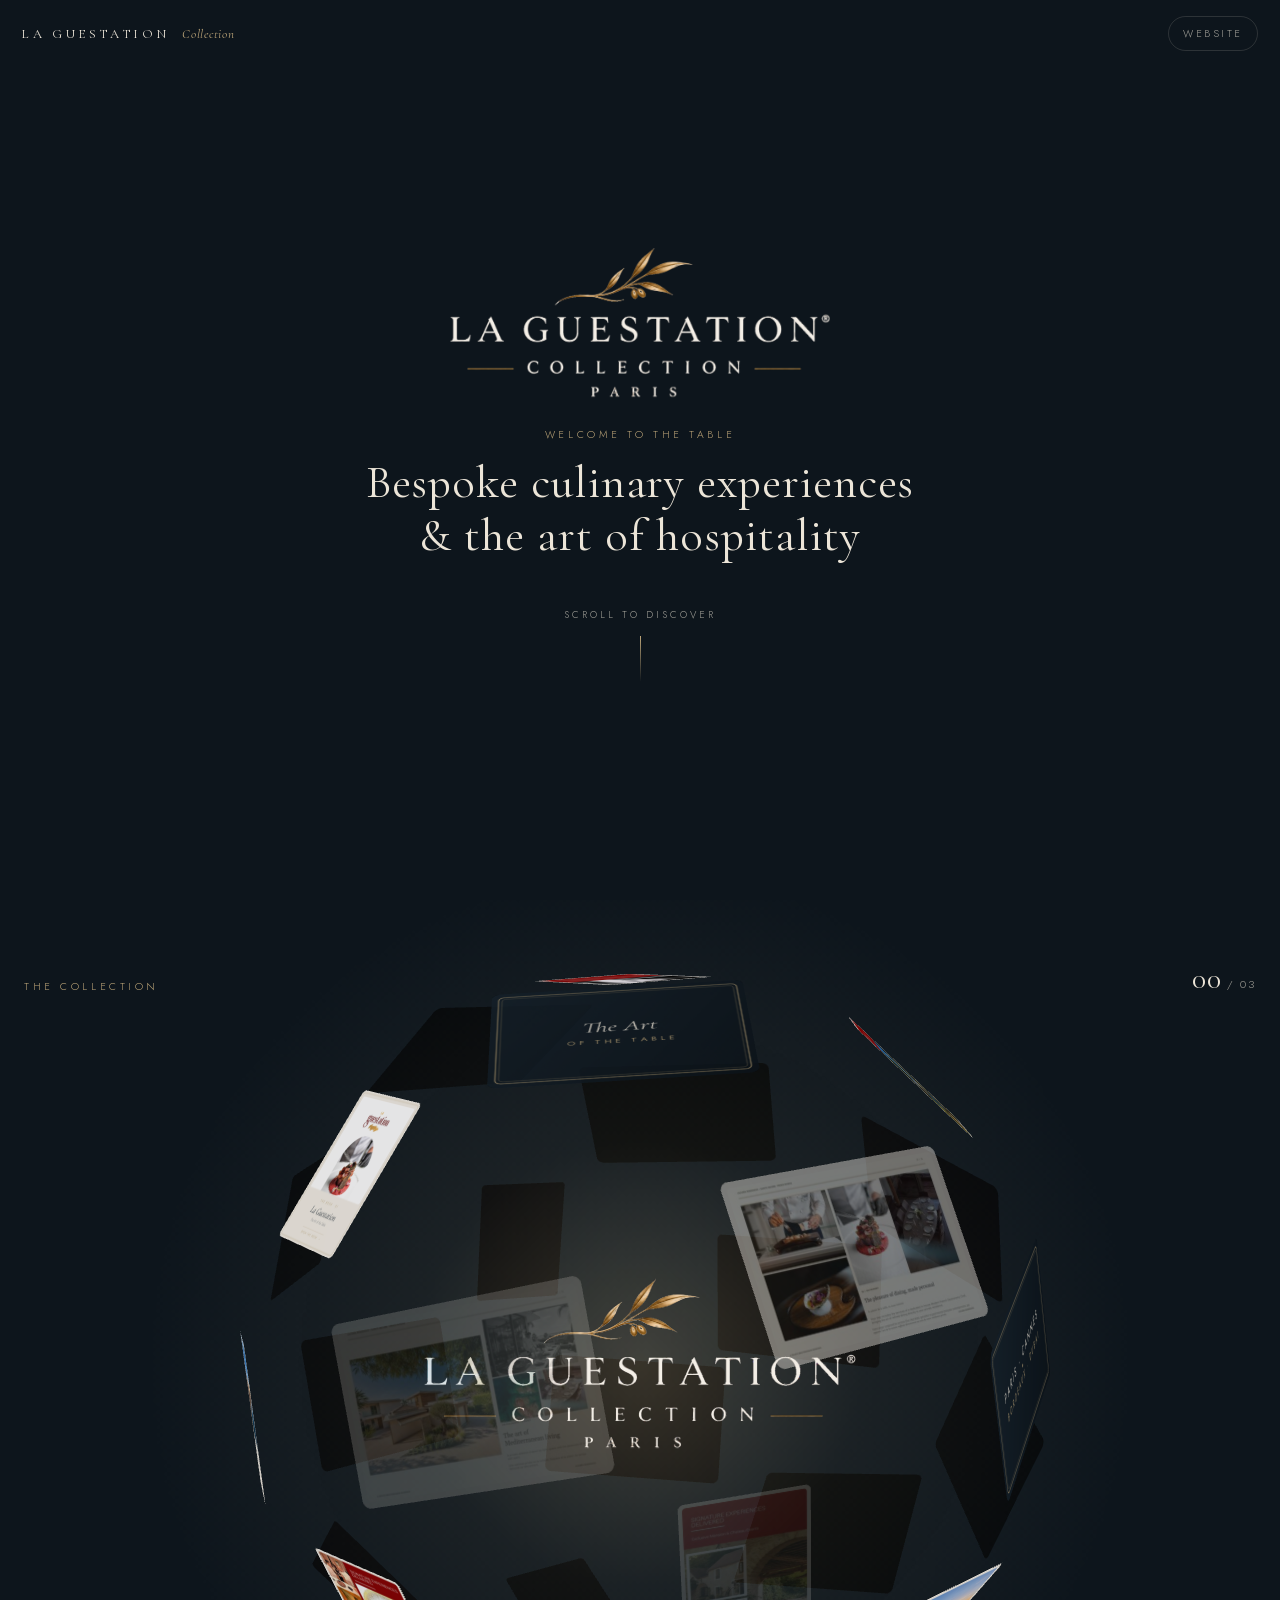
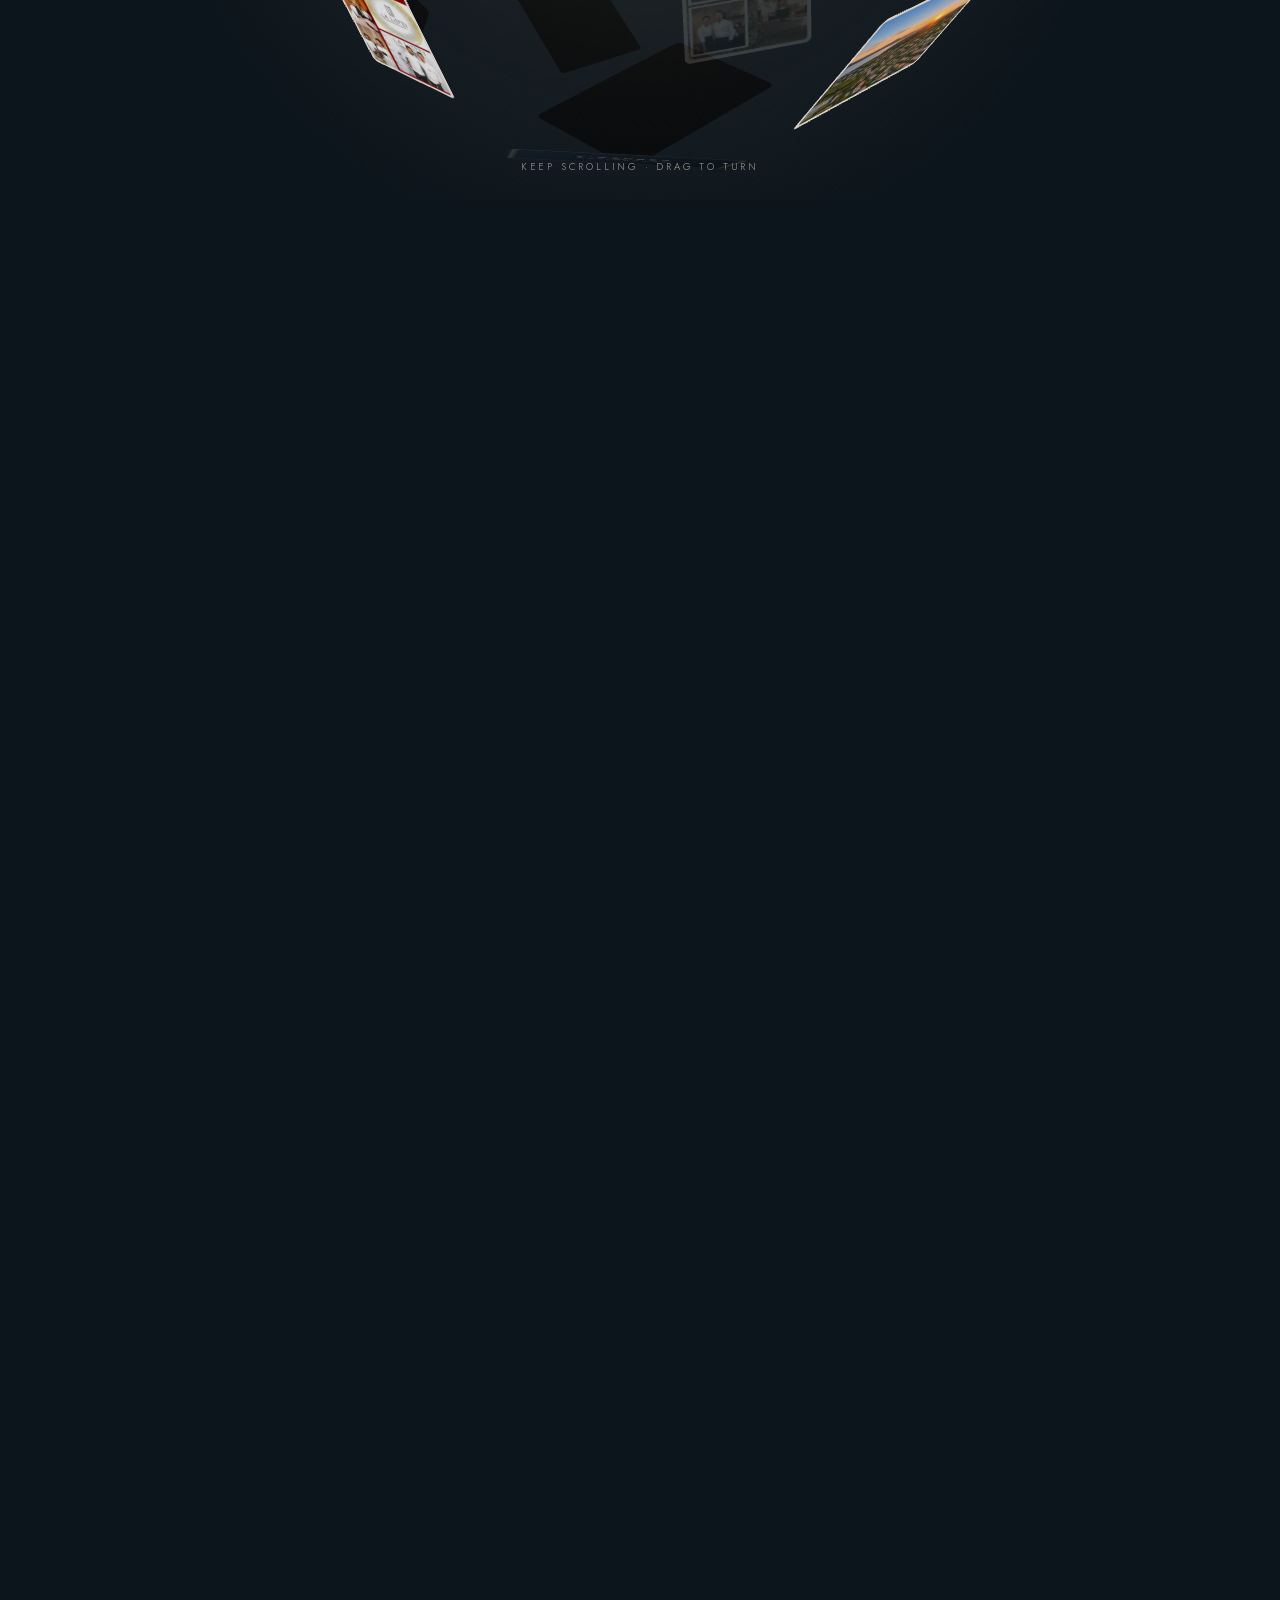
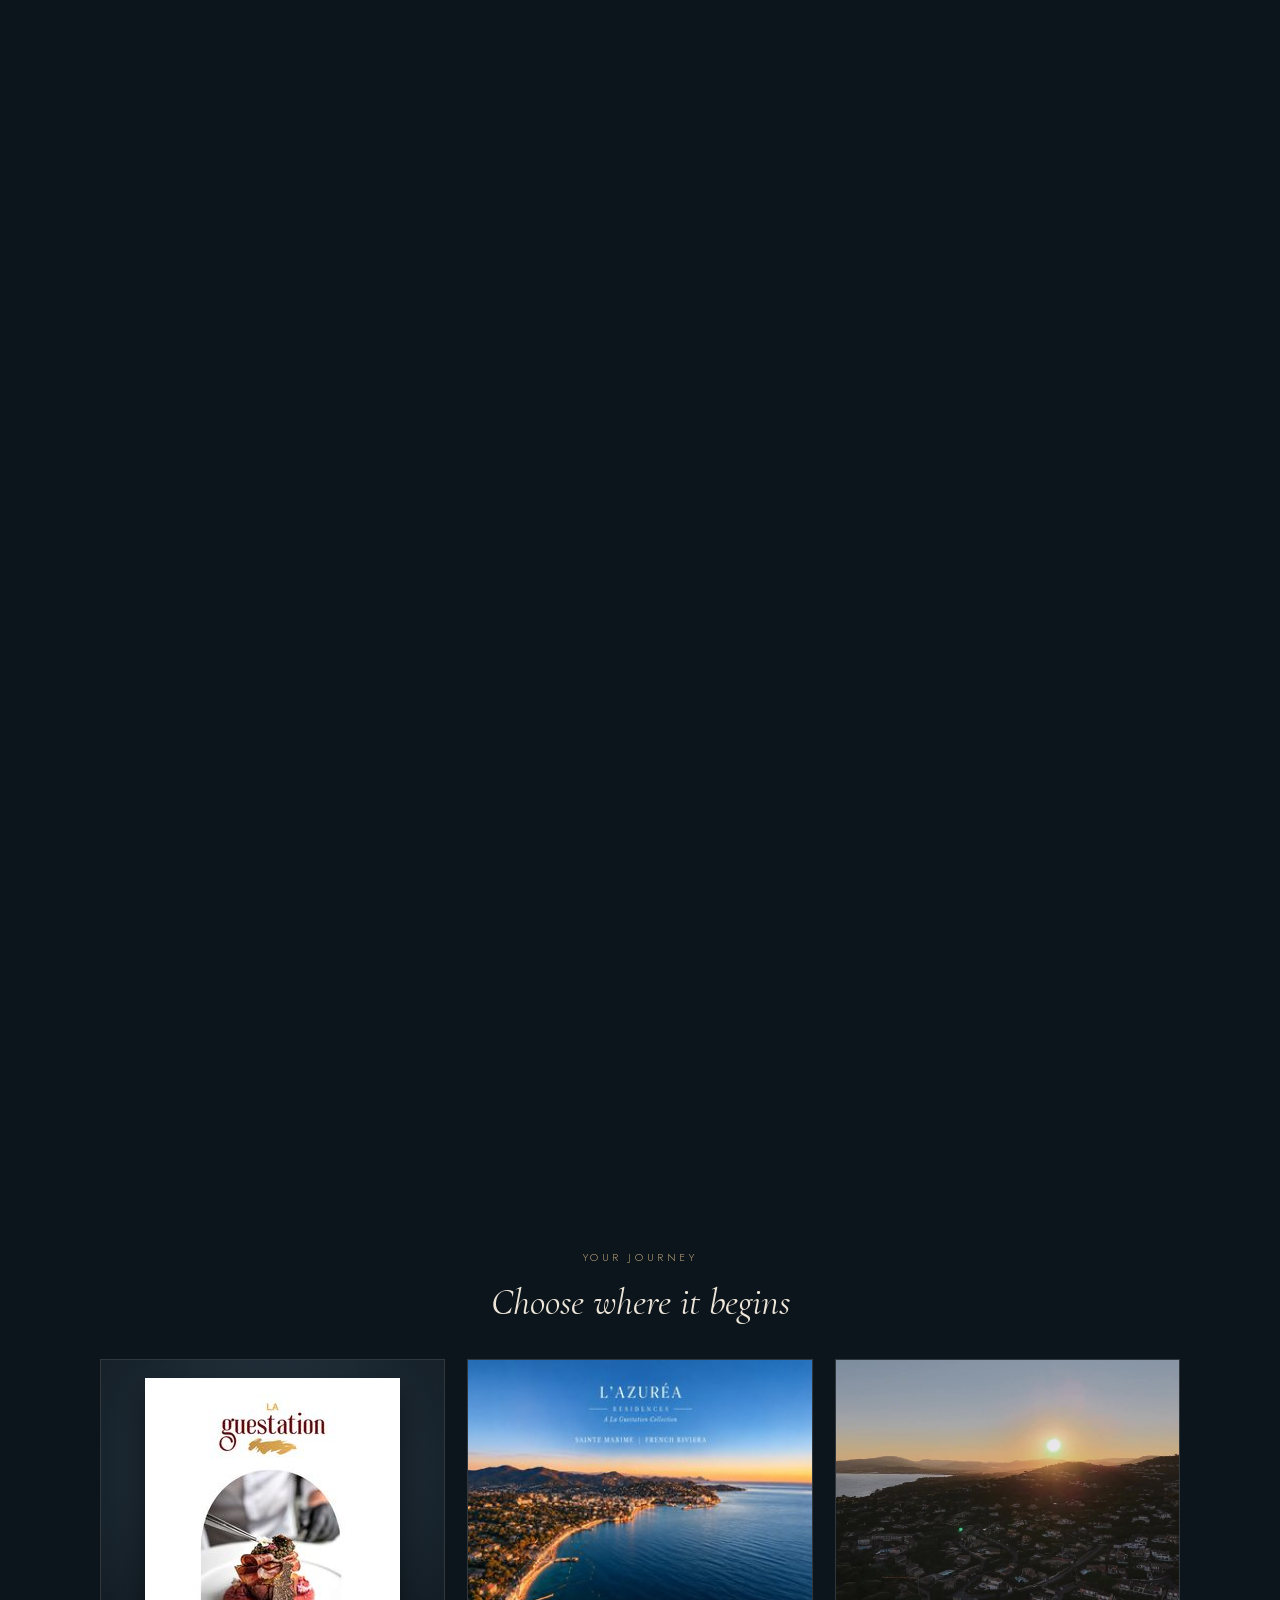
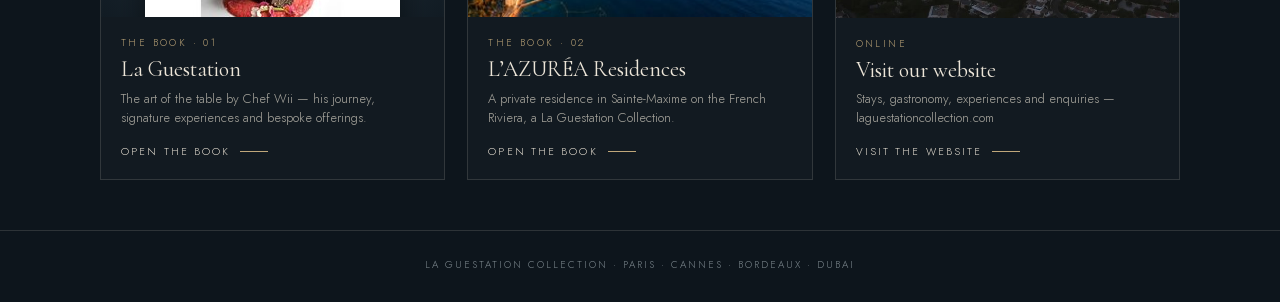
<file: index.html>
<!DOCTYPE html>
<html lang="en">
<head>
<meta charset="utf-8">
<meta name="viewport" content="width=device-width, initial-scale=1, viewport-fit=cover">
<meta name="theme-color" content="#0d151c">
<title>La Guestation Collection — Welcome</title>
<meta name="description" content="La Guestation Collection · L’AZURÉA Residences, Sainte-Maxime. Discover our website and our books.">
<meta property="og:title" content="La Guestation Collection">
<meta property="og:image" content="guestation/thumbs/p01.jpg">
<link rel="icon" href="assets/favicon.png">
<link rel="preload" href="assets/fonts/cg400i.ttf" as="font" type="font/ttf" crossorigin>
<link rel="preload" href="assets/fonts/jo400.ttf" as="font" type="font/ttf" crossorigin>
<link rel="stylesheet" href="assets/book.css">
<link rel="stylesheet" href="assets/hub3d.css">
</head>
<body class="h3d">

<header class="h3d-top">
  <span class="brand">La Guestation <em>Collection</em></span>
  <a class="site" href="https://laguestationcollection.com" target="_blank" rel="noopener">Website</a>
</header>

<section class="h3d-intro">
  <img class="logo" src="assets/logo-ivory.png" alt="La Guestation Collection" width="900" height="353">
  <p class="kicker">Welcome to the table</p>
  <h1>Bespoke culinary experiences<br>&amp; the art of hospitality</h1>
  <p class="scroll-cue"><span>Scroll to discover</span><i></i></p>
</section>

<section class="orbit" id="orbit" aria-label="The Collection">
  <div class="orbit-pin">
    <div class="orbit-head">
      <p class="kicker">The Collection</p>
      <p class="count"><span id="countN">00</span><small> / 03</small></p>
    </div>
    <div class="orbit-stage" id="stage">
      <canvas id="gl" aria-hidden="true"></canvas>
    </div>
    <div class="orbit-cap" id="cap" aria-live="polite">
      <span class="cap-n" id="capN"></span>
      <span class="cap-t" id="capT"></span>
      <span class="cap-d" id="capD"></span>
      <a class="cap-go" id="capGo" href="#"><span id="capGoT">Open</span><svg viewBox="0 0 16 16"><path d="M6 3l5 5-5 5"/></svg></a>
    </div>
    <p class="orbit-hint" id="hint">Keep scrolling · drag to turn</p>
  </div>
</section>

<section class="hub" id="choose">
  <p class="kicker">Your journey</p>
  <h2 class="choose-title">Choose where it begins</h2>
  <div class="choices">
    <a class="choice" href="guestation/">
      <div class="vis book-cover"><img src="guestation/thumbs/p01.jpg" alt="La Guestation — The Art of the Table" loading="lazy"></div>
      <div class="txt"><span class="n">The book · 01</span><span class="t">La Guestation</span><span class="d">The art of the table by Chef Wii — his journey, signature experiences and bespoke offerings.</span><span class="go">Open the book</span></div>
    </a>
    <a class="choice" href="lazurea/">
      <div class="vis"><img src="lazurea/thumbs/p01.jpg" alt="L’AZURÉA Residences" loading="lazy"></div>
      <div class="txt"><span class="n">The book · 02</span><span class="t">L’AZURÉA Residences</span><span class="d">A private residence in Sainte-Maxime on the French Riviera, a La Guestation Collection.</span><span class="go">Open the book</span></div>
    </a>
    <a class="choice" href="https://laguestationcollection.com" target="_blank" rel="noopener">
      <div class="vis"><img src="assets/website.jpg" alt="La Guestation Collection website" loading="lazy"></div>
      <div class="txt"><span class="n">Online</span><span class="t">Visit our website</span><span class="d">Stays, gastronomy, experiences and enquiries — laguestationcollection.com</span><span class="go">Visit the website</span></div>
    </a>
  </div>
</section>
<footer class="foot">La Guestation Collection · Paris · Cannes · Bordeaux · Dubai</footer>

<script>
  (function () {
    try {
      var c = document.createElement('canvas');
      var ok = !!(window.WebGLRenderingContext && (c.getContext('webgl2') || c.getContext('webgl')));
      if (!ok) document.documentElement.classList.add('no3d');
    } catch (e) { document.documentElement.classList.add('no3d'); }
  })();
</script>
<script type="module" src="assets/hub3d.js"></script>
</body>
</html>
</file>
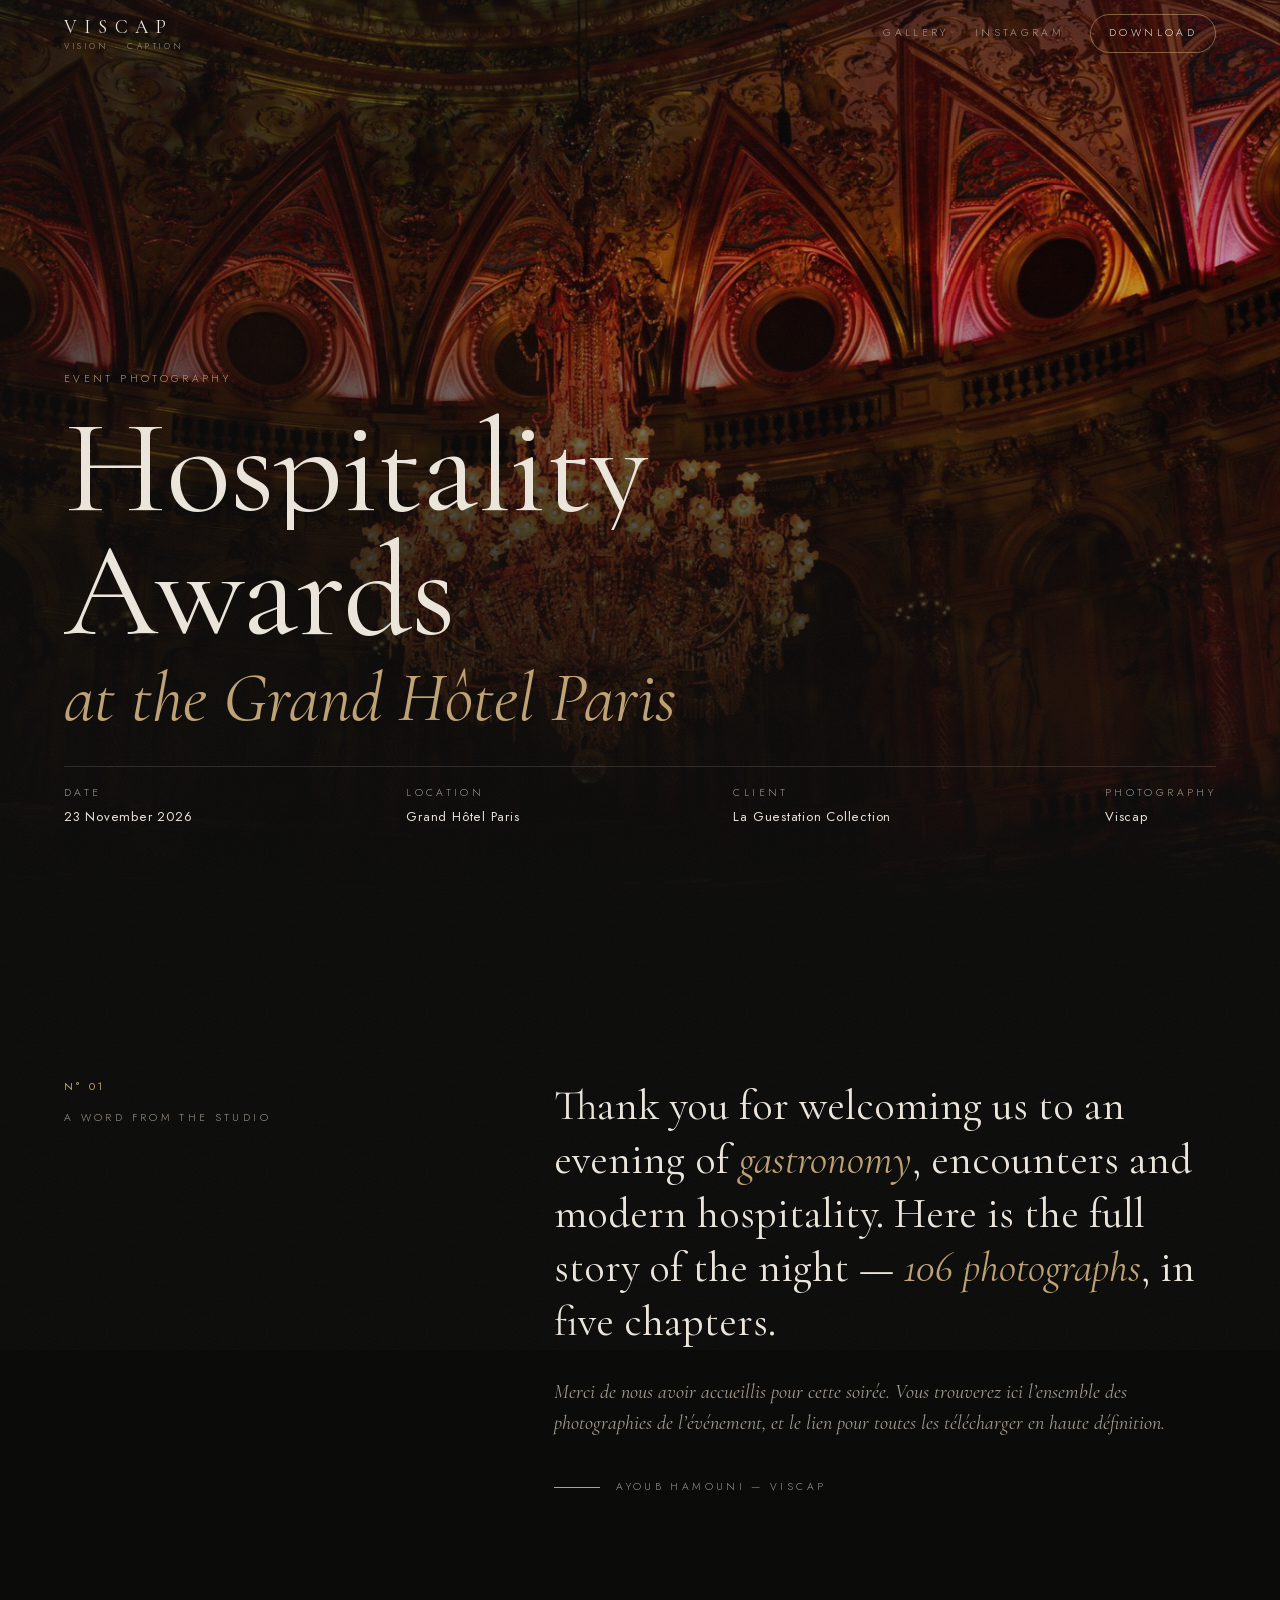
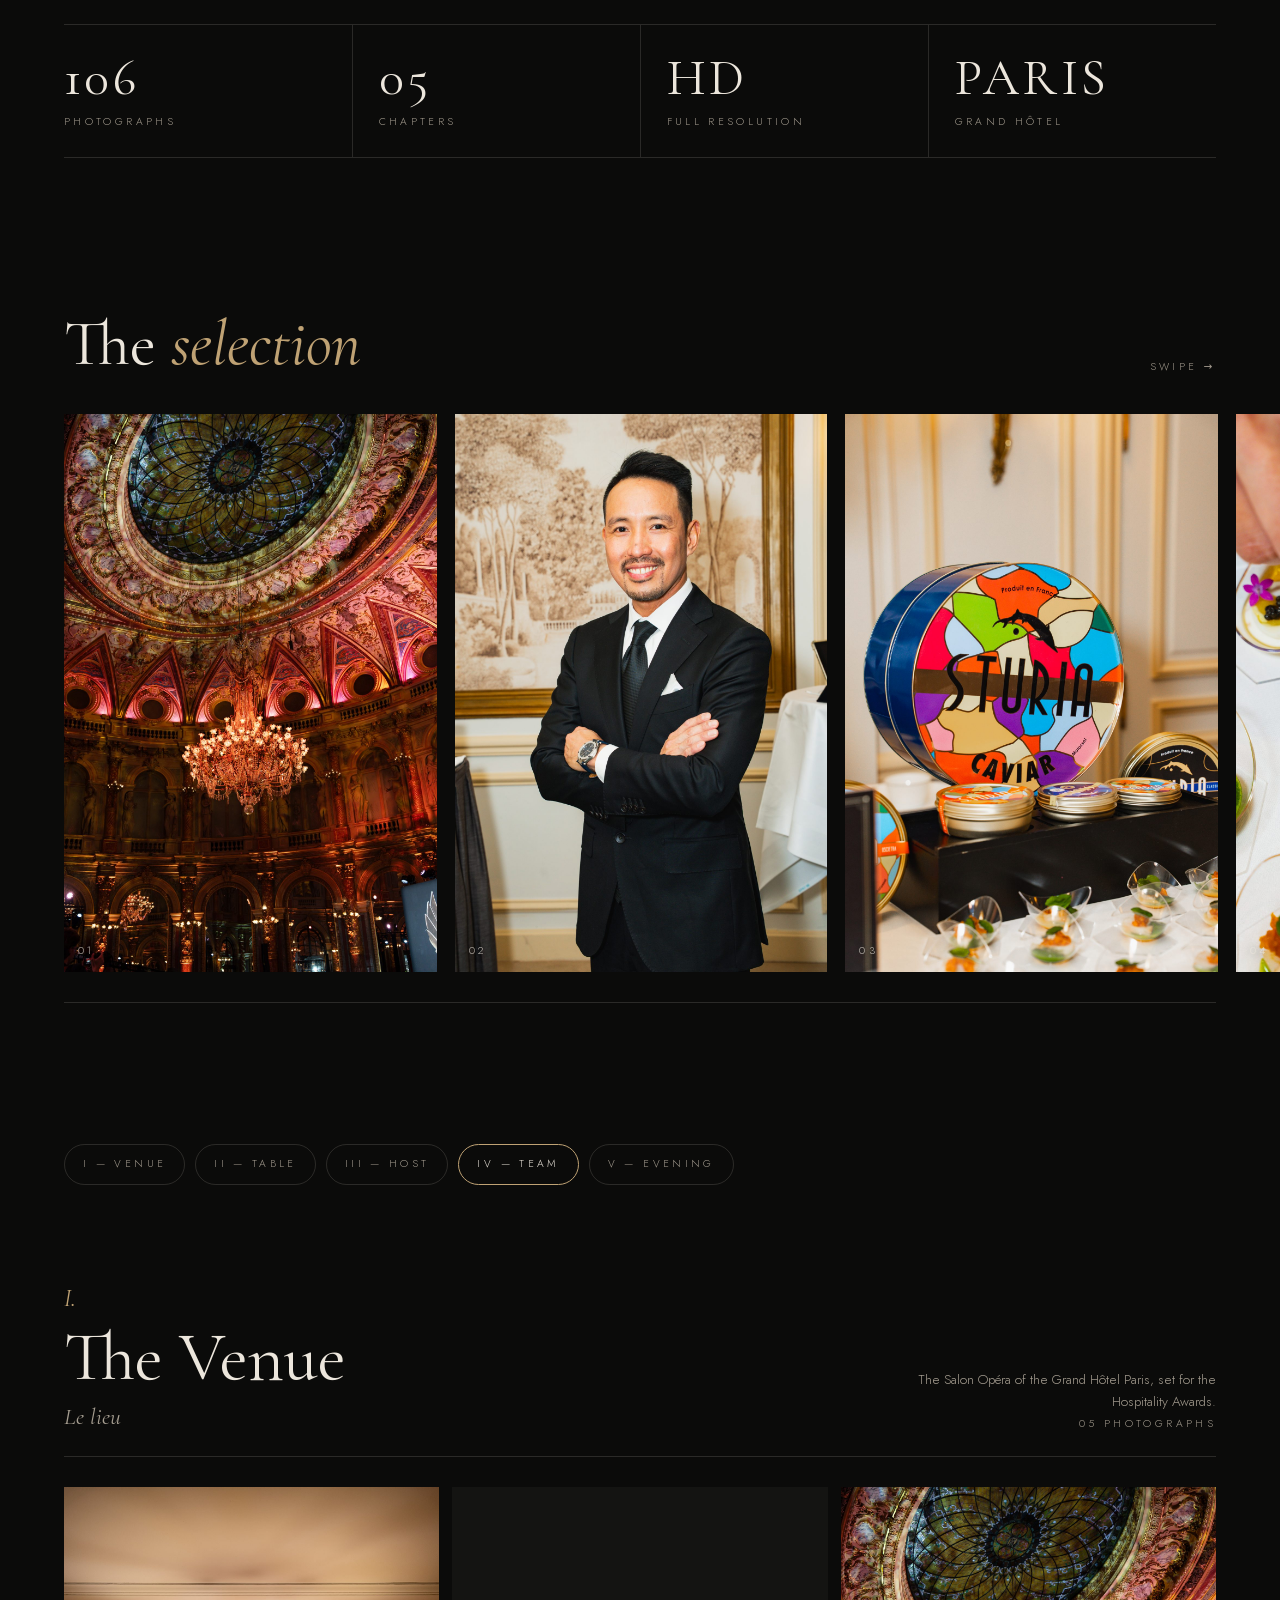
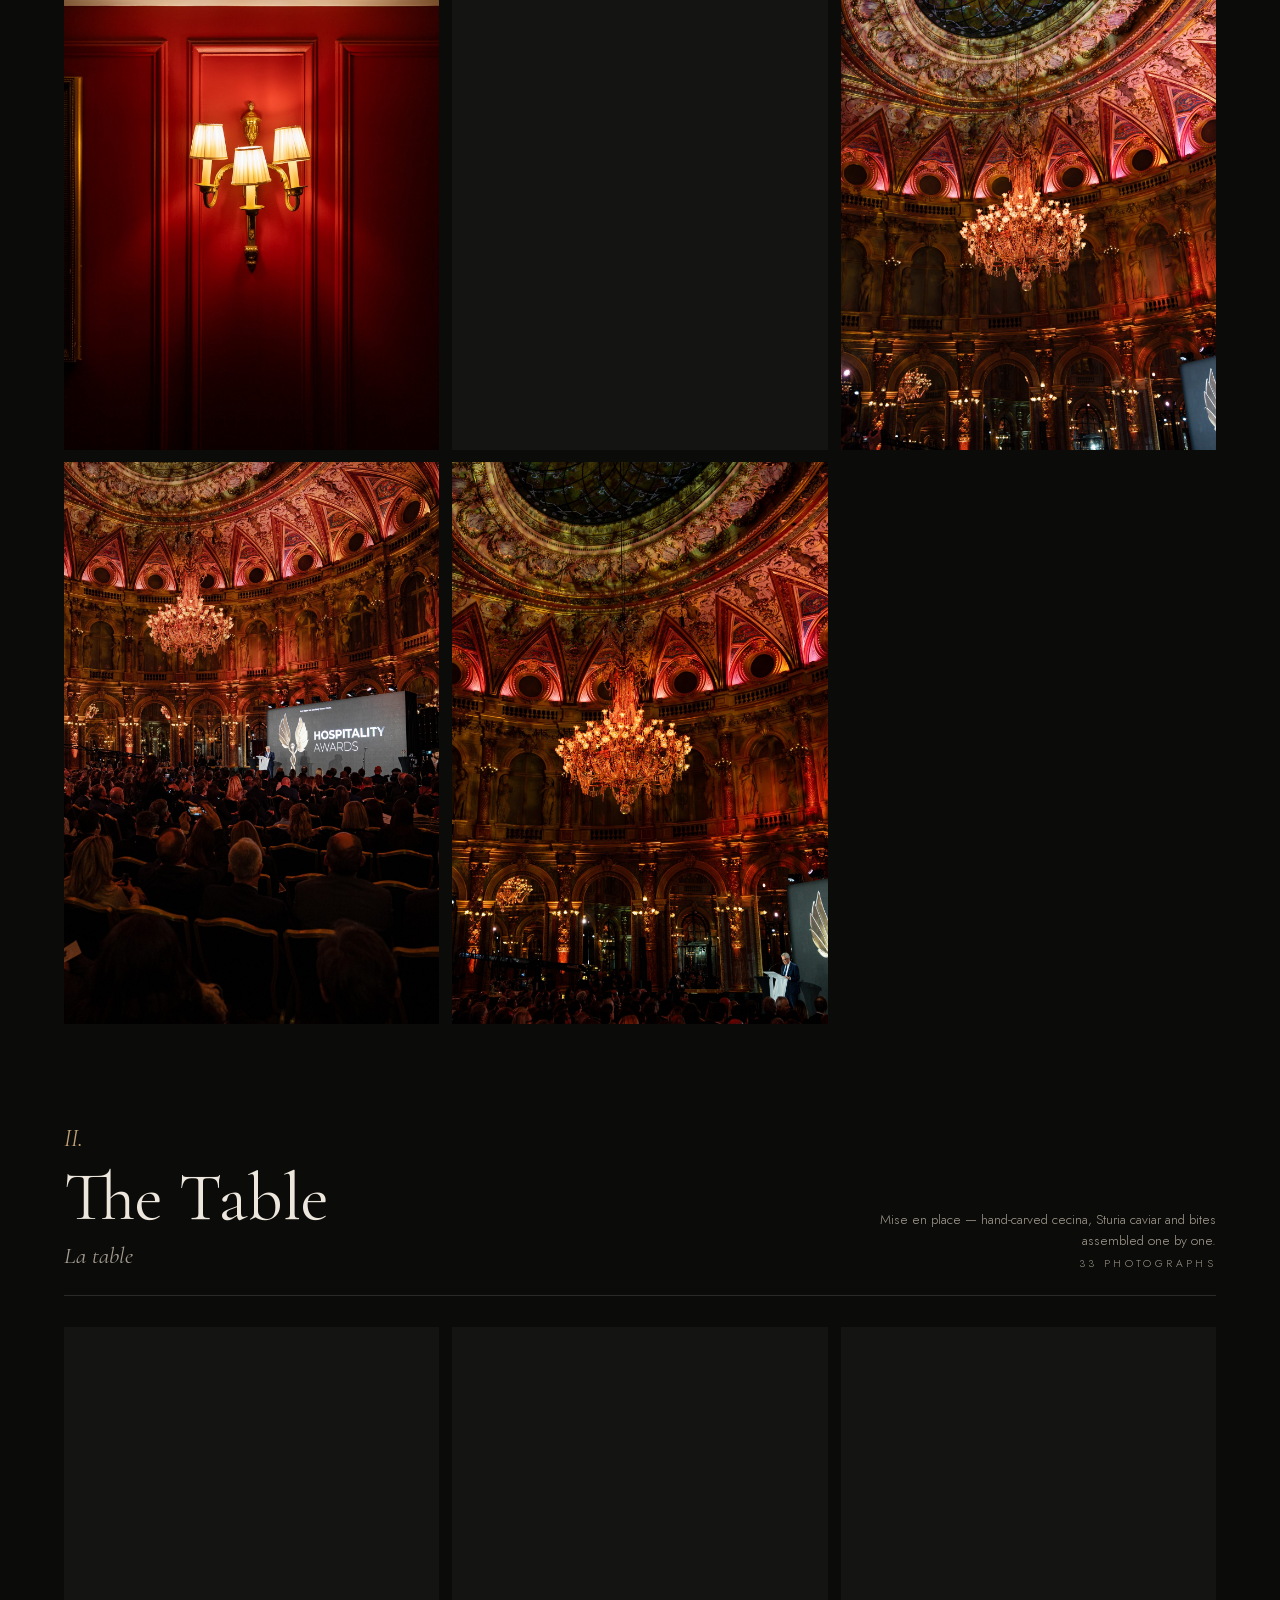
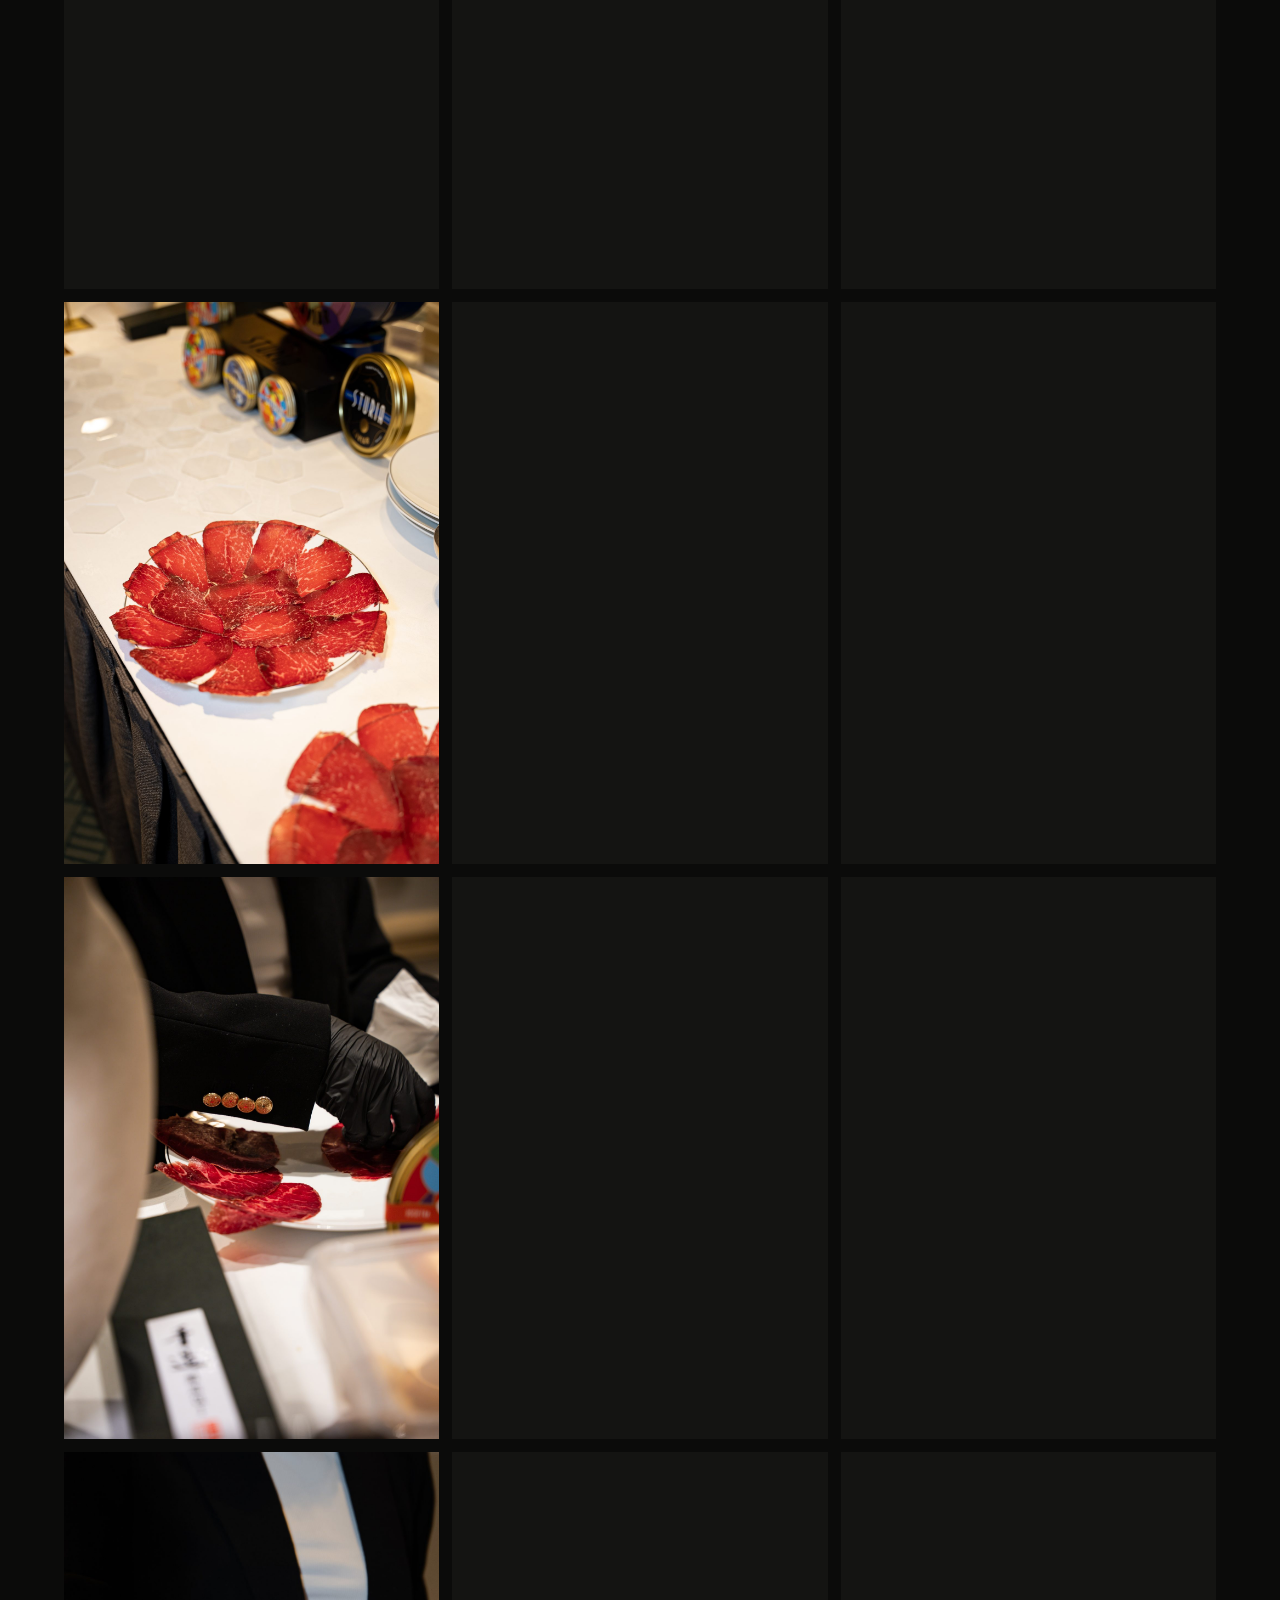
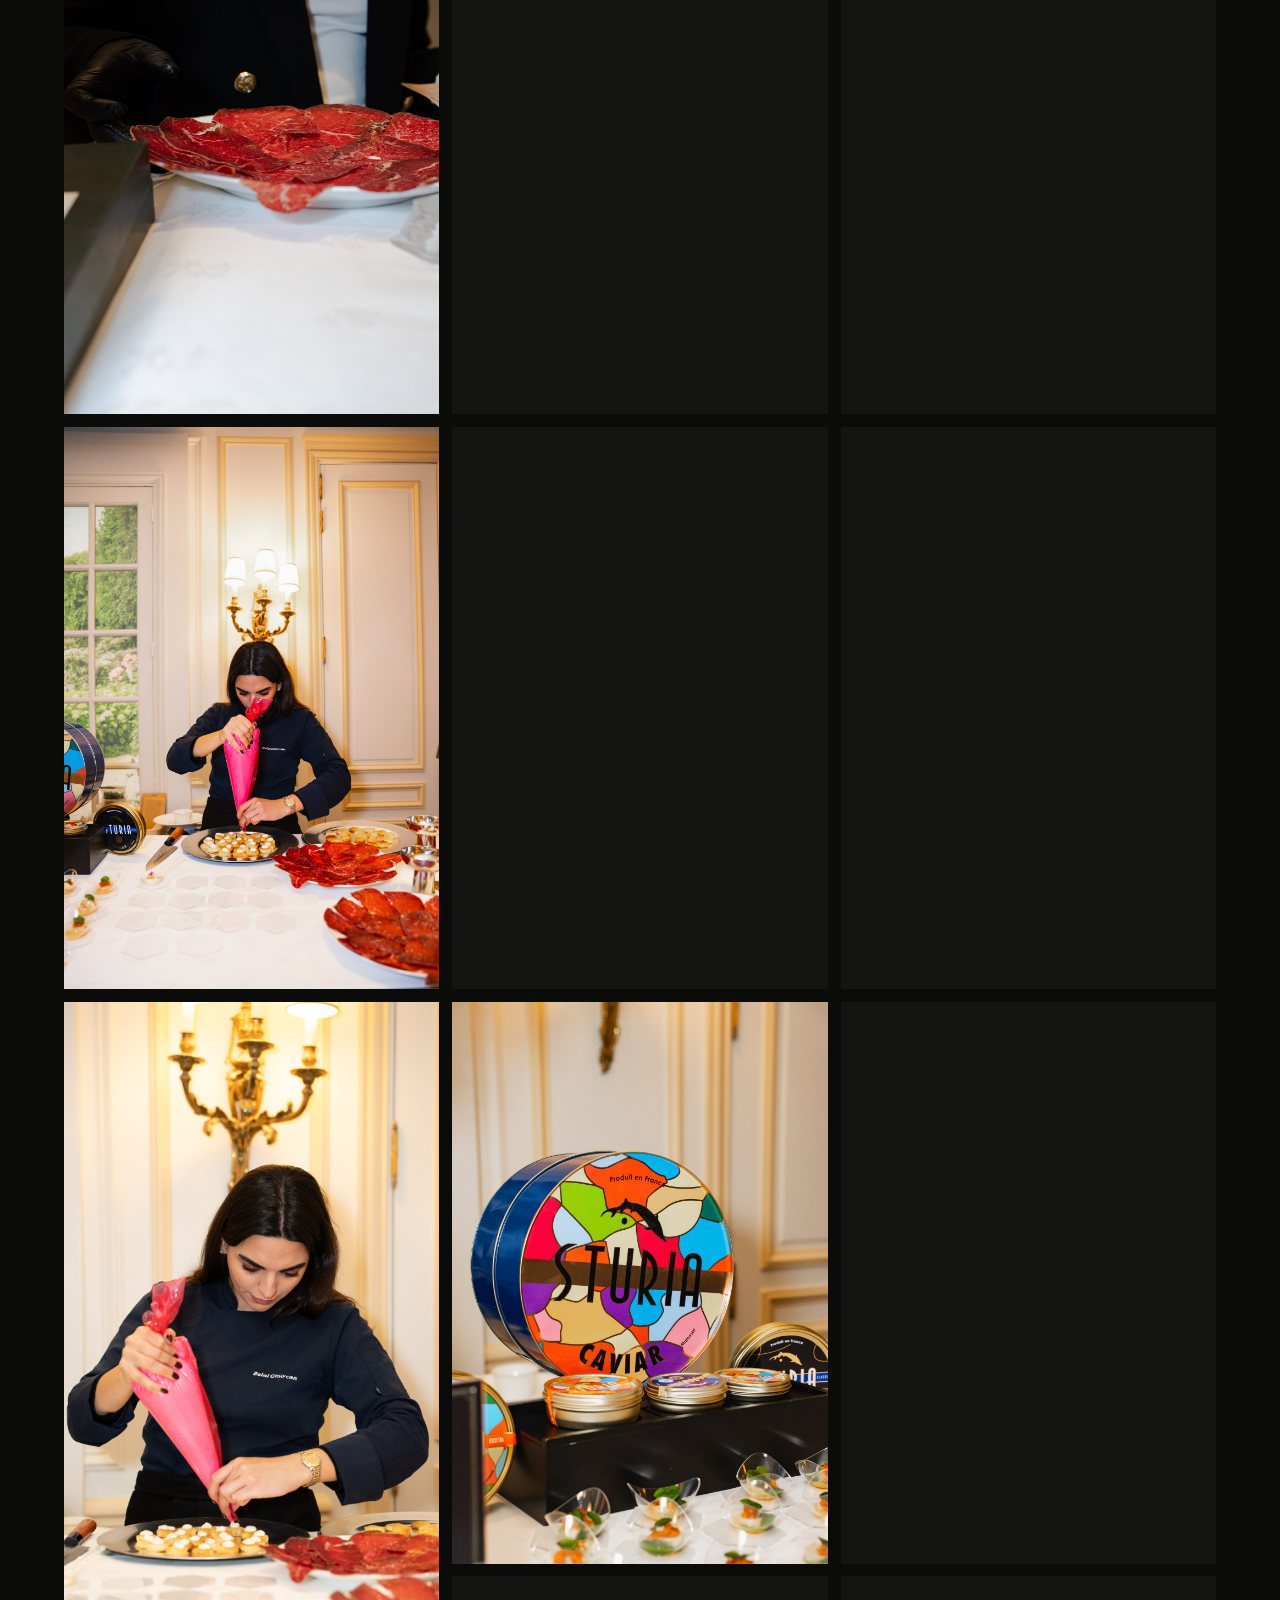
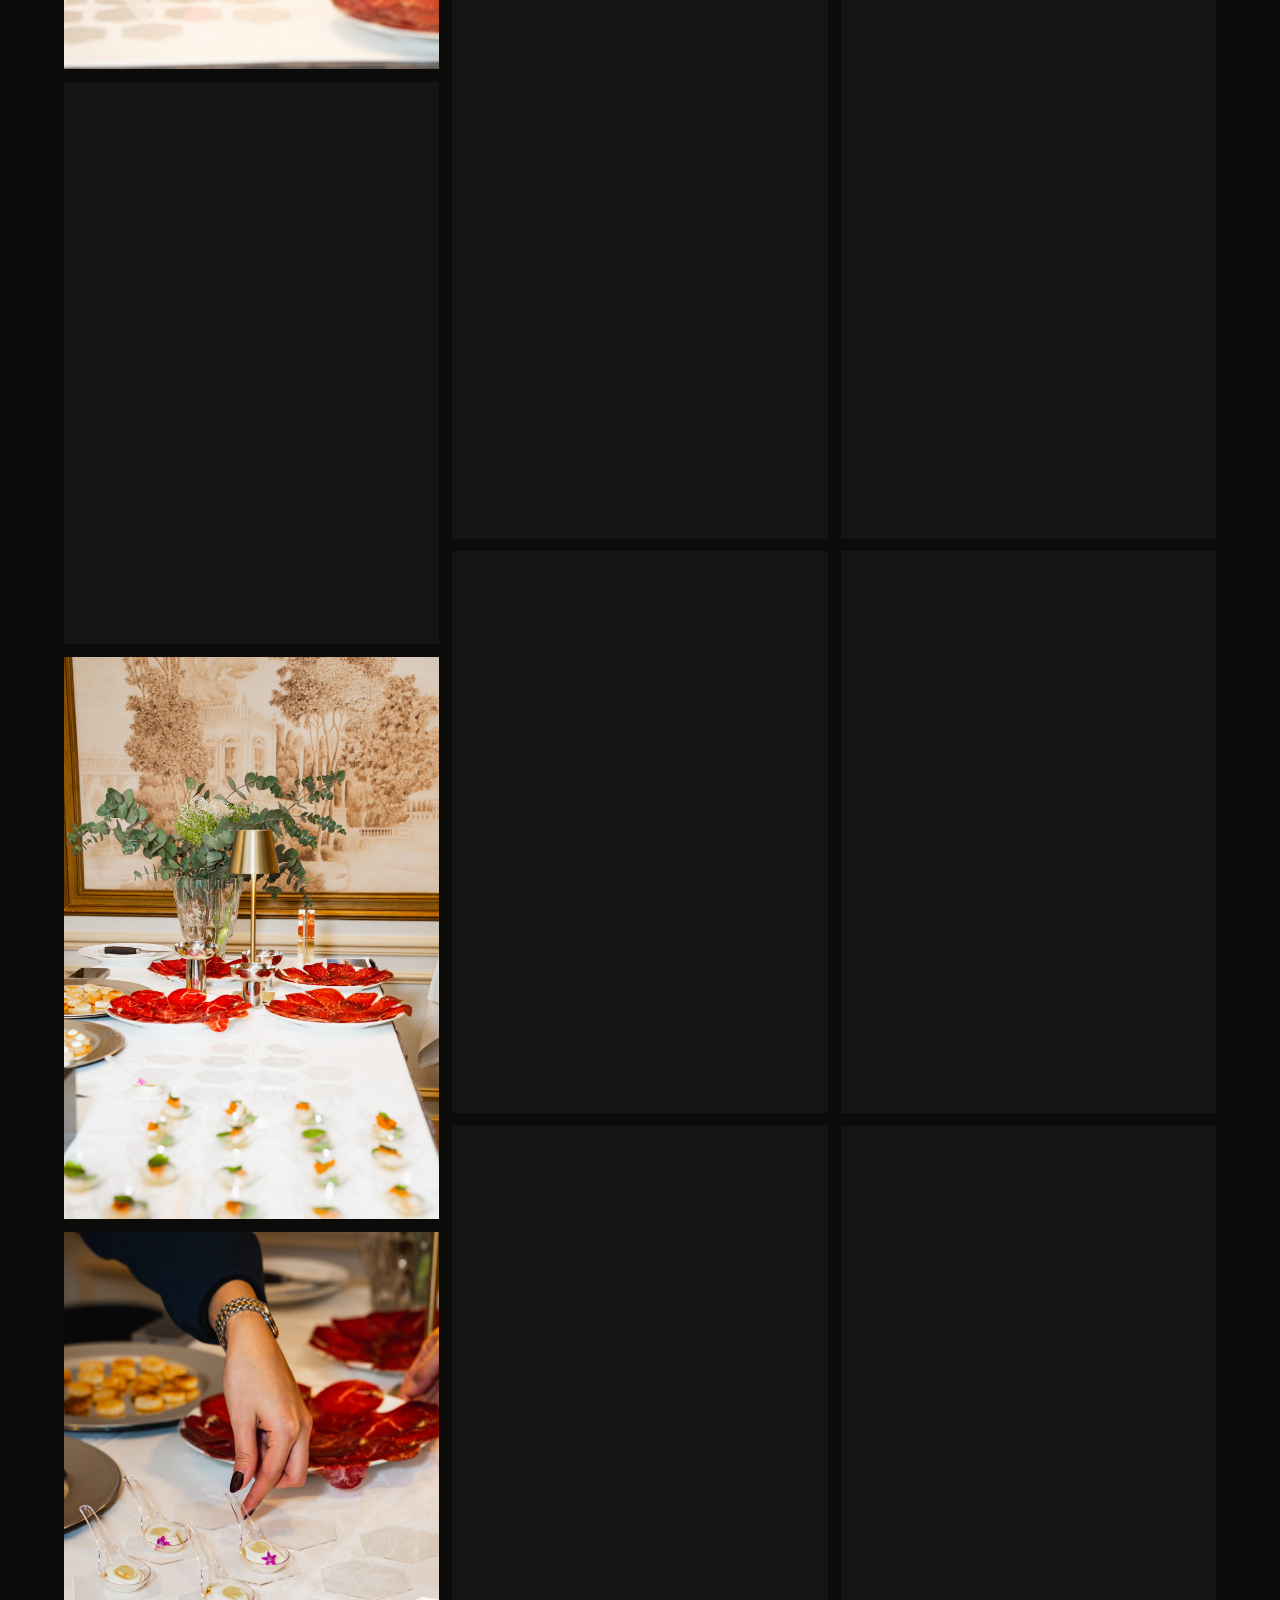
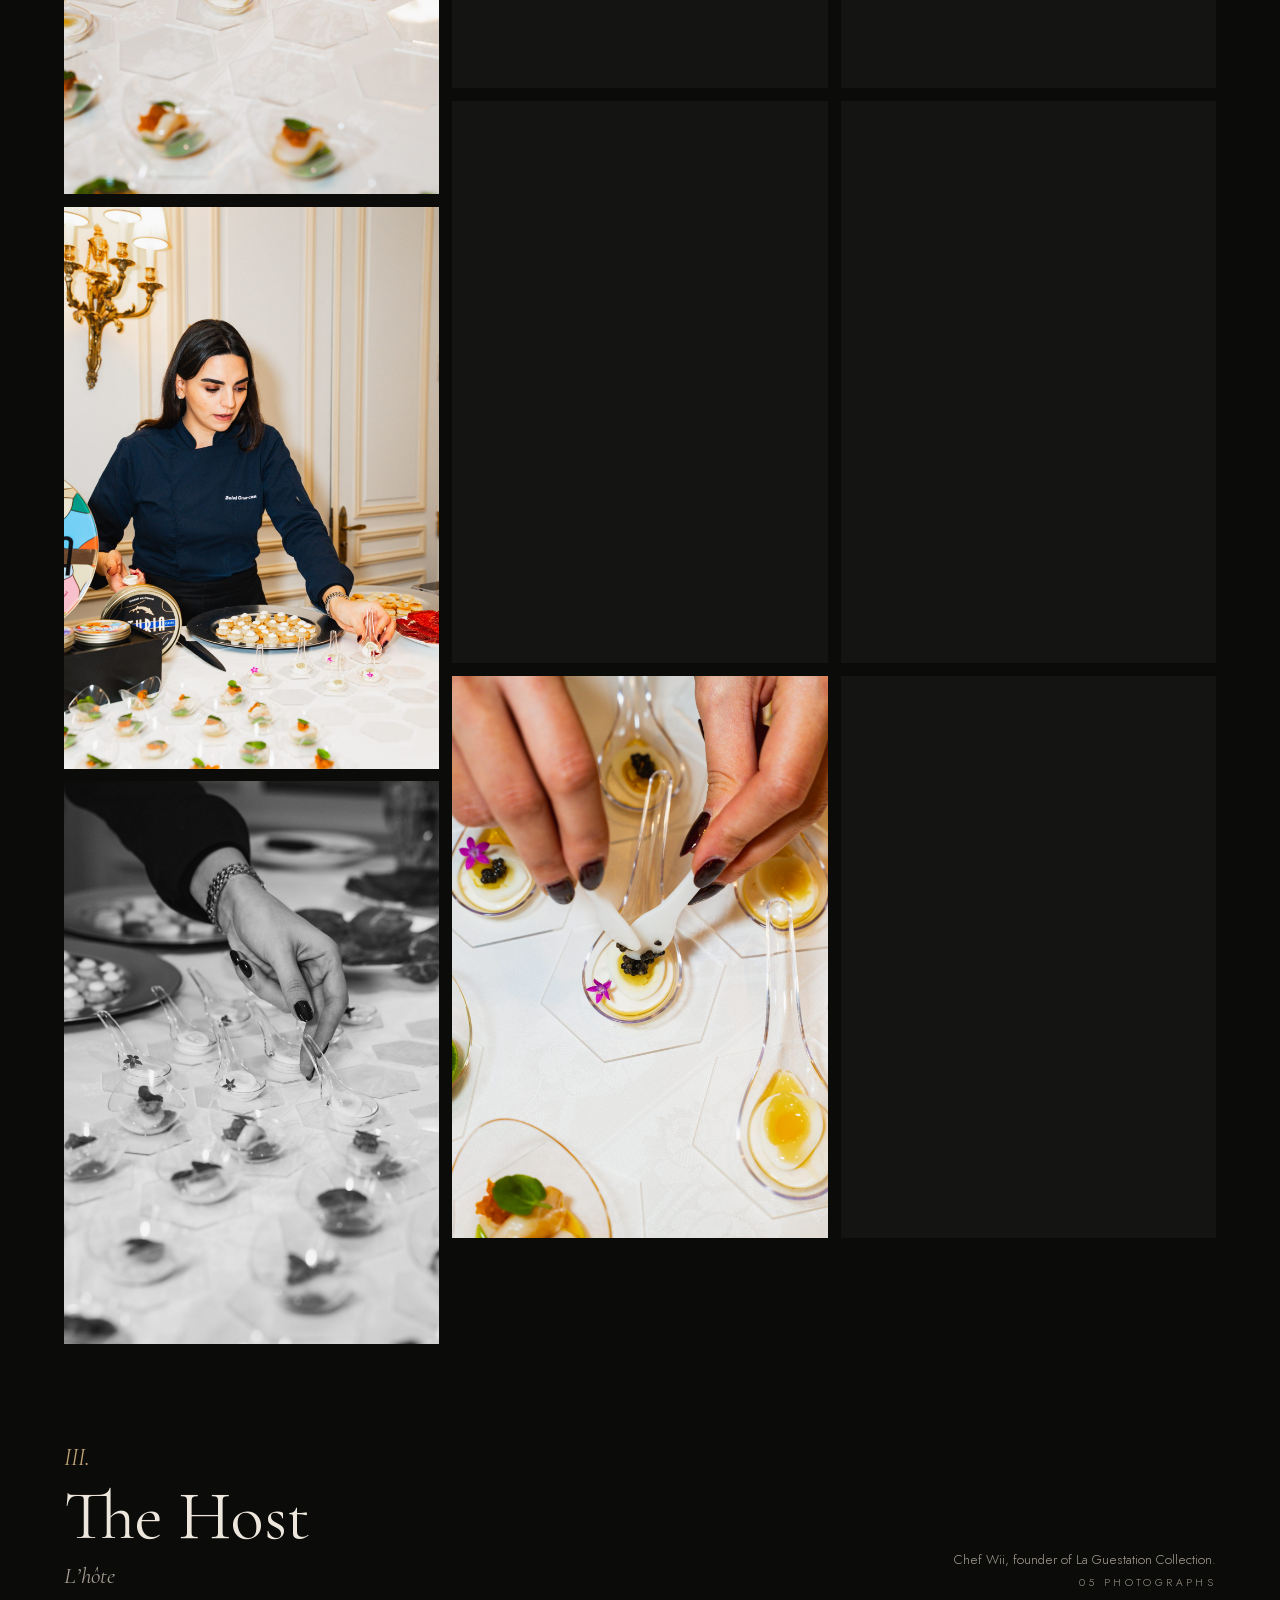
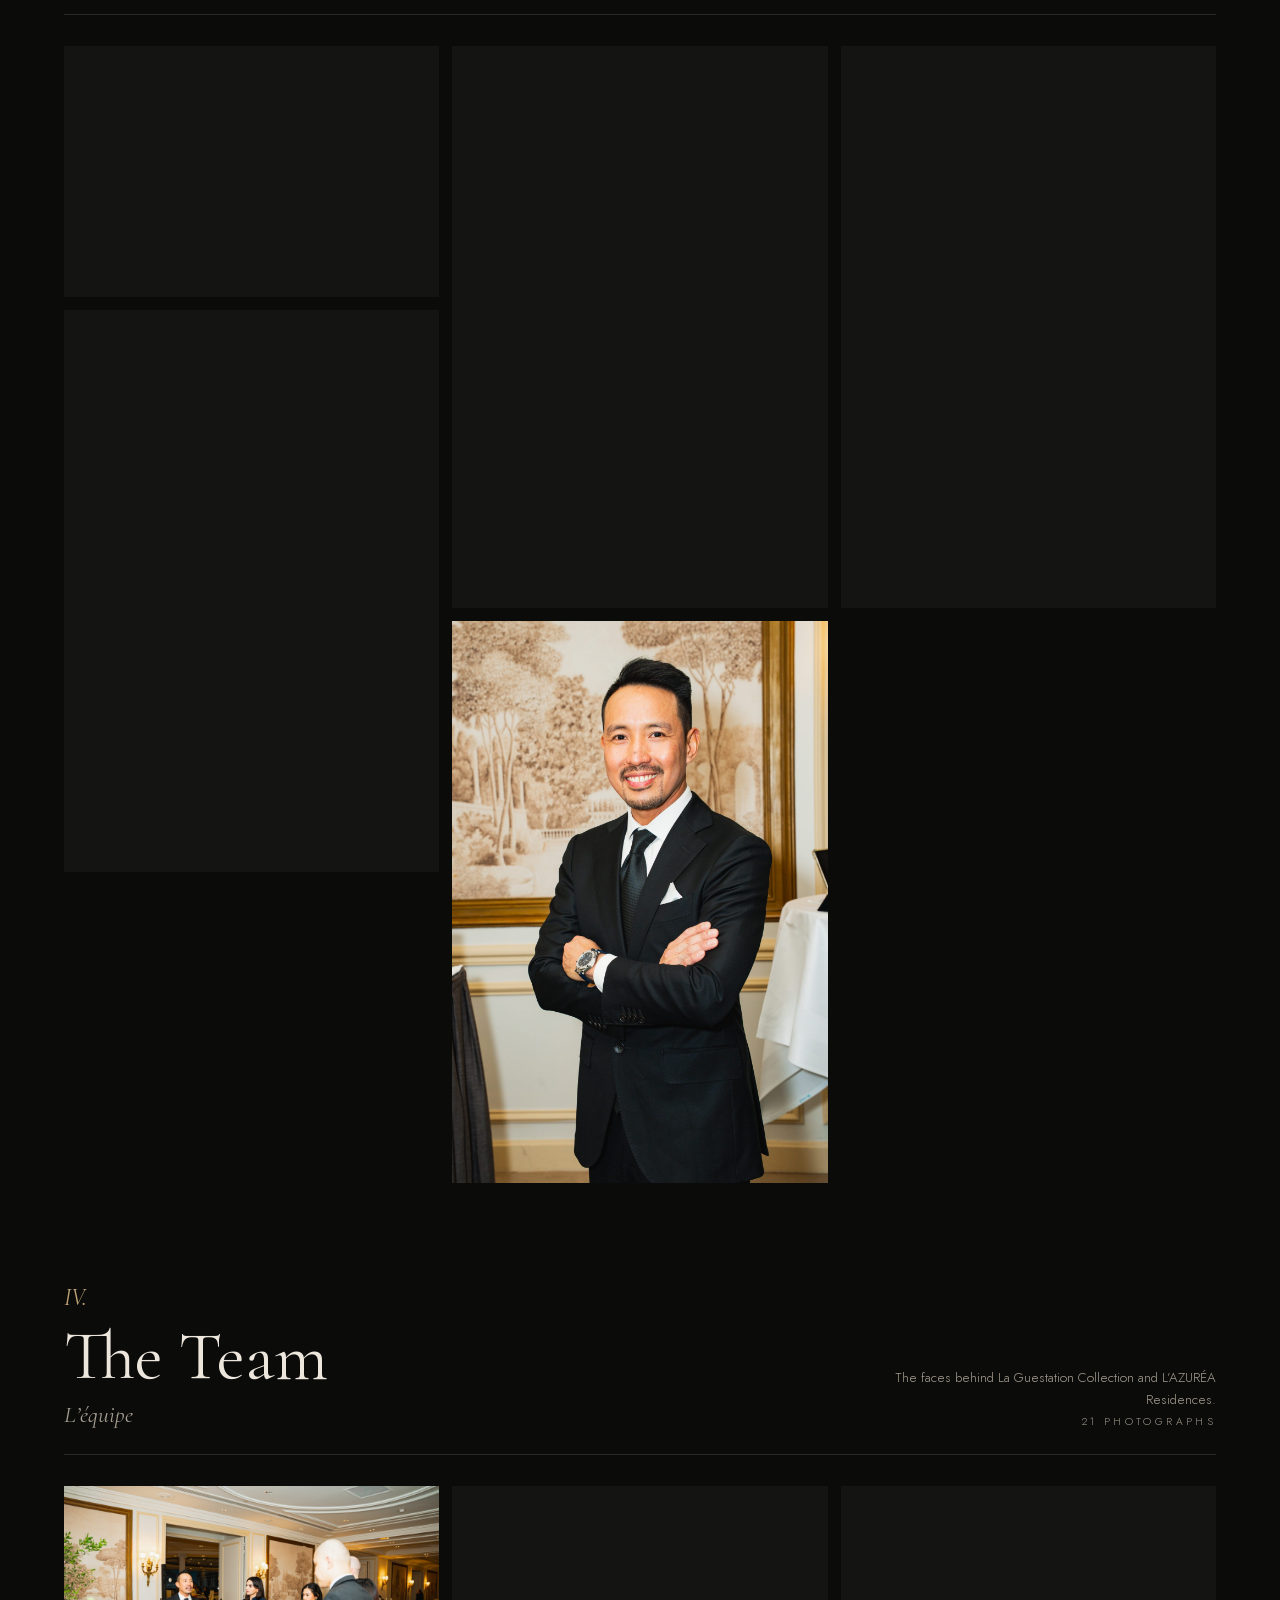
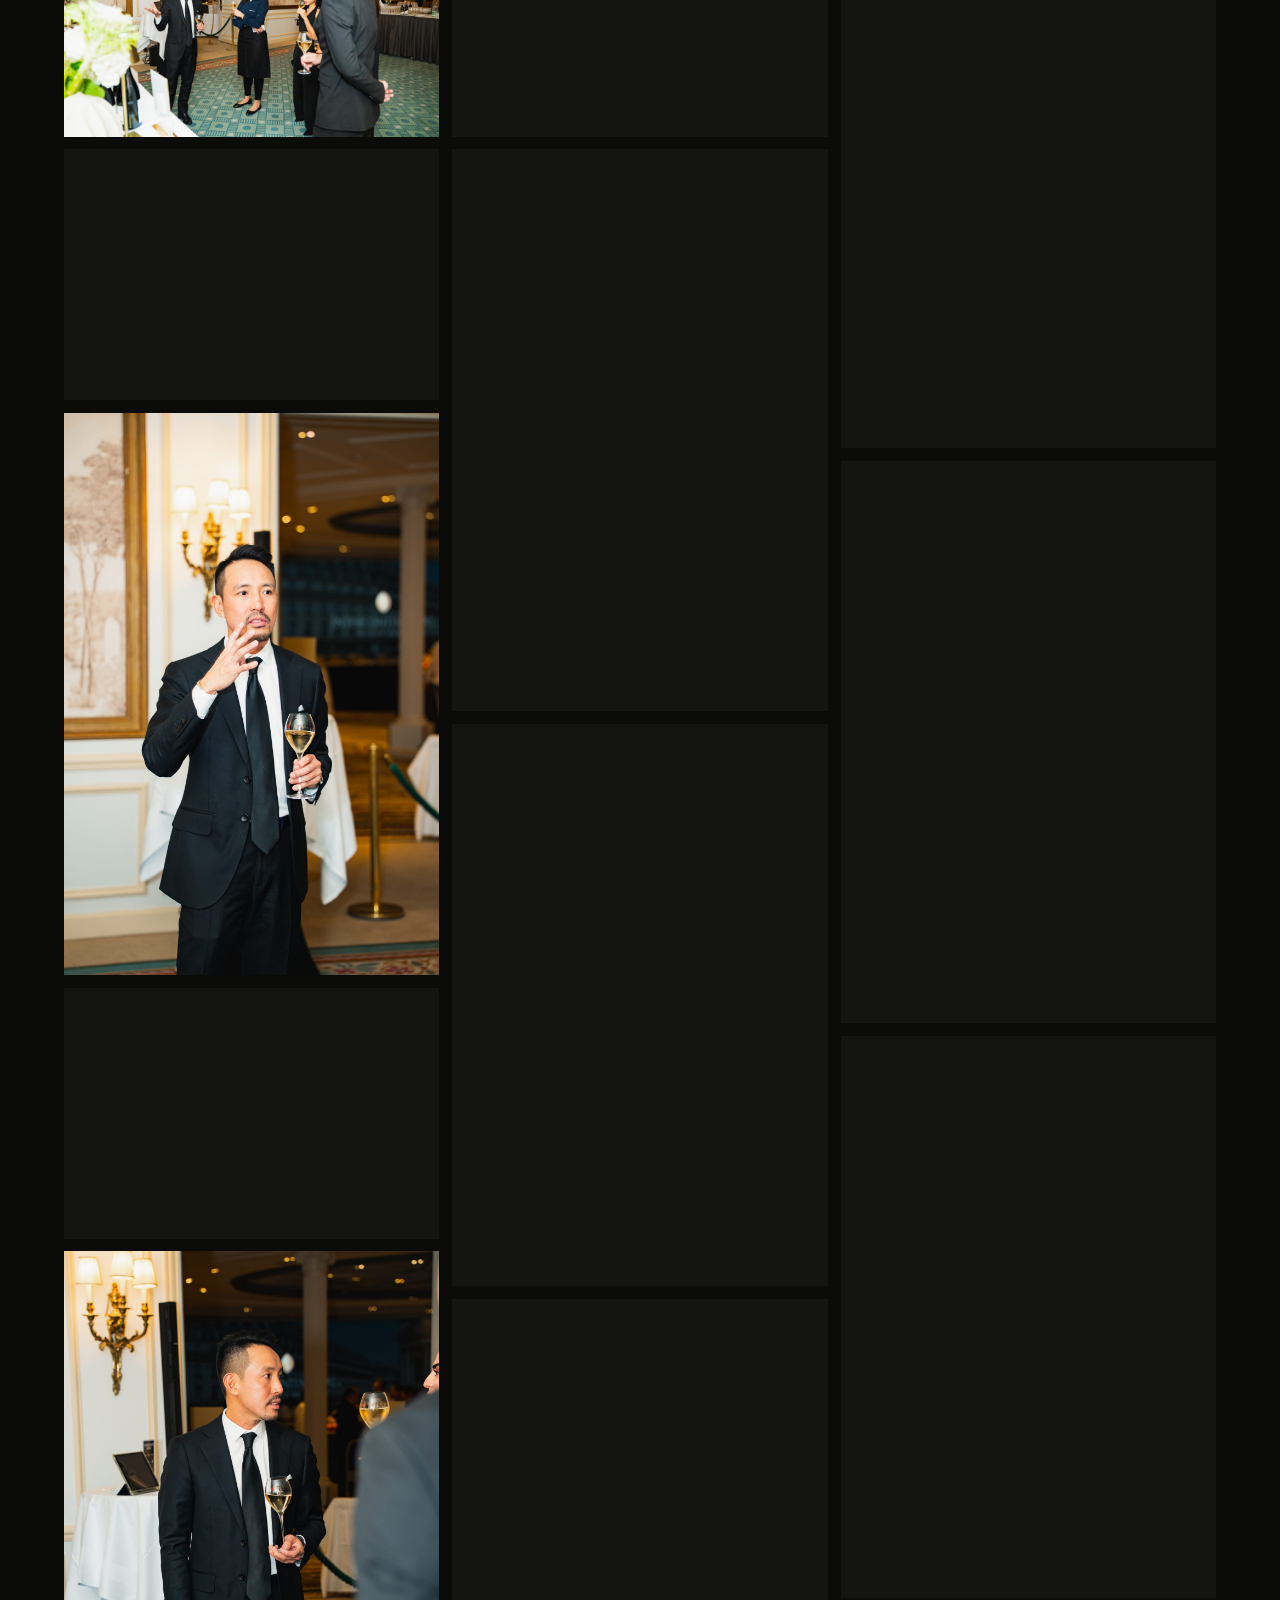
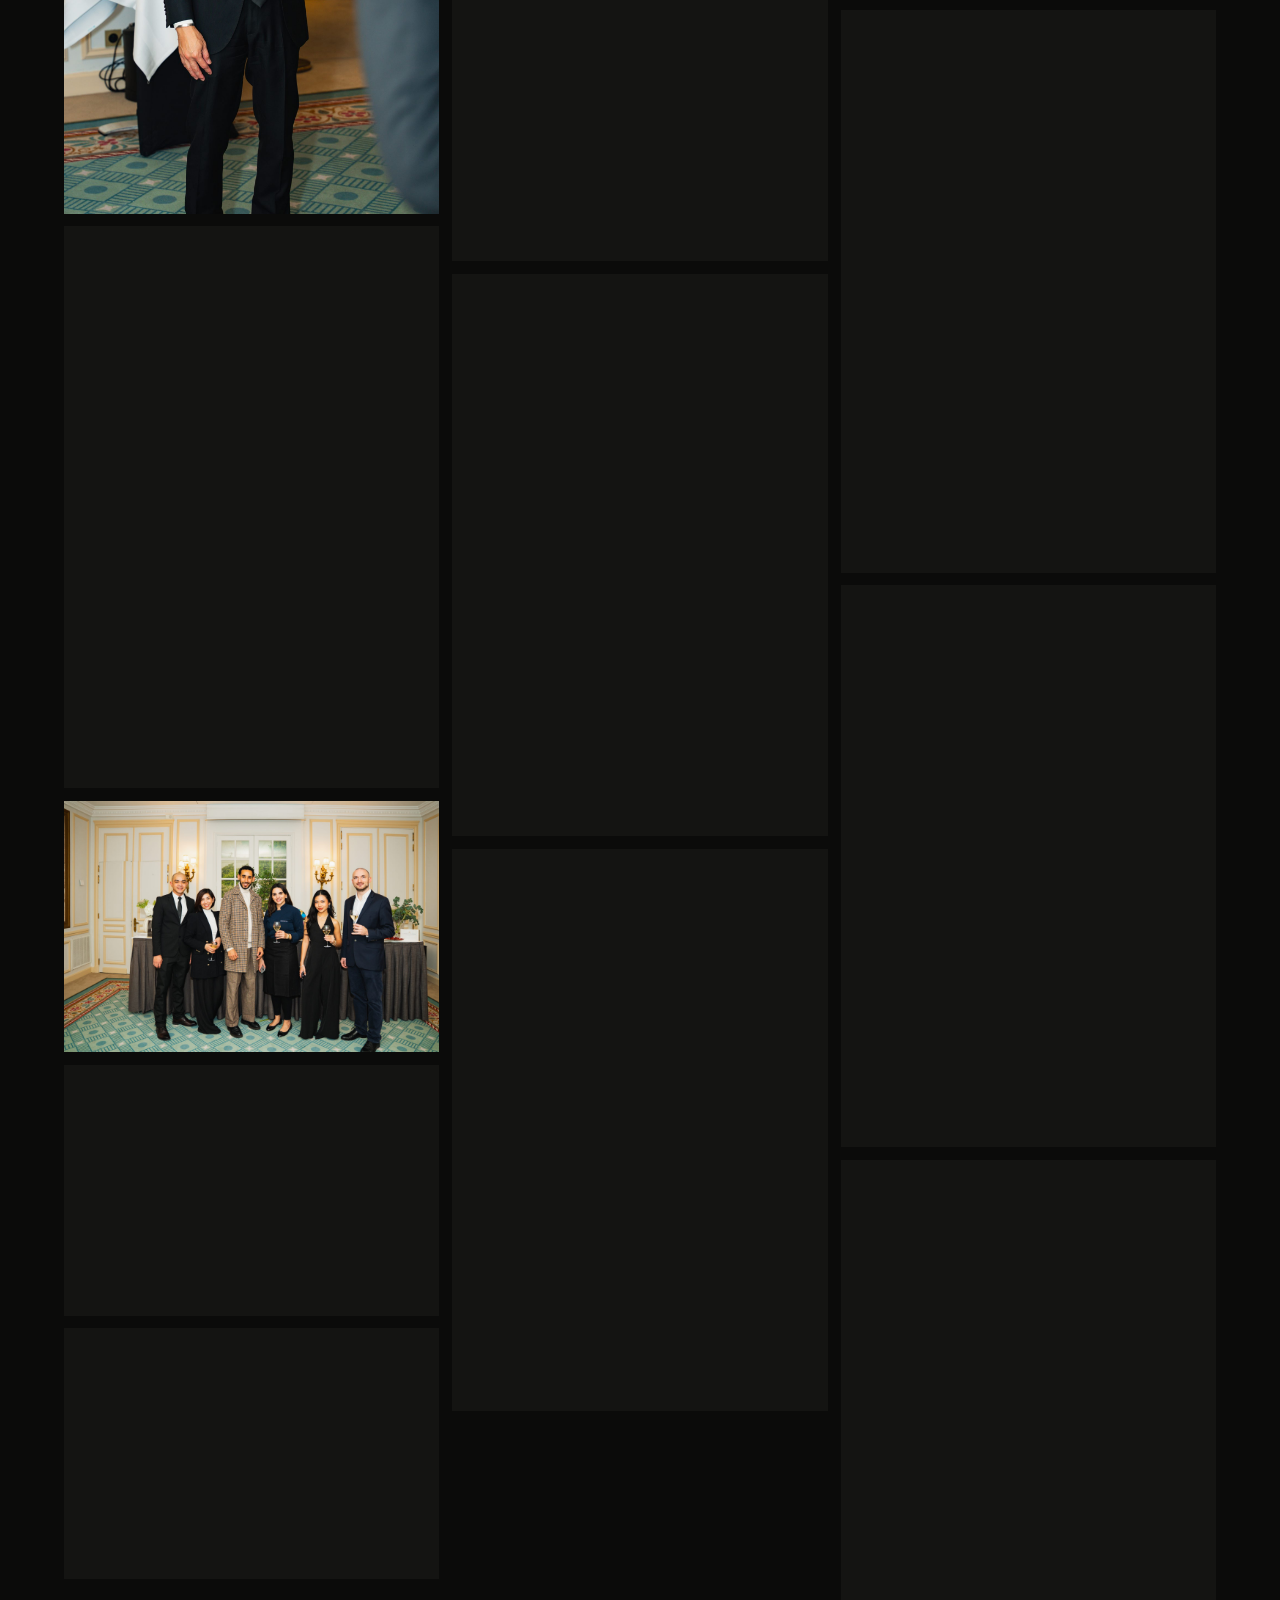
<file: grand-hotel-paris/index.html>
<!DOCTYPE html>
<html lang="en">
<head>
<meta charset="utf-8">
<meta name="viewport" content="width=device-width,initial-scale=1,viewport-fit=cover">
<title>Hospitality Awards — Grand Hôtel Paris · Viscap</title>
<meta name="description" content="Event photography by Viscap — Hospitality Awards at the Grand Hôtel Paris, for La Guestation Collection.">
<meta property="og:type" content="website">
<meta property="og:title" content="Hospitality Awards — Grand Hôtel Paris · Viscap">
<meta property="og:description" content="Event photography by Viscap for La Guestation Collection · 23.11.2026">
<meta property="og:image" content="https://laguestationcollection-hub.github.io/books/grand-hotel-paris/photos/DSC09386.jpg">
<meta property="og:image:width" content="1368"><meta property="og:image:height" content="2048"><meta name="twitter:card" content="summary_large_image">
<meta name="theme-color" content="#0b0b0a">
<link rel="preload" href="photos/DSC09381.jpg" as="image" media="(min-width:761px)"><link rel="preload" href="photos/DSC09386.jpg" as="image" media="(max-width:760px)">
<link rel="preload" href="../assets/fonts/cg400.ttf" as="font" type="font/ttf" crossorigin>
<style>
@font-face{font-family:"CG";src:url(../assets/fonts/cg400.ttf) format("truetype");font-weight:400;font-display:swap}
@font-face{font-family:"CG";src:url(../assets/fonts/cg400i.ttf) format("truetype");font-style:italic;font-weight:400;font-display:swap}
@font-face{font-family:"Jost";src:url(../assets/fonts/jo300.ttf) format("truetype");font-weight:300;font-display:swap}
@font-face{font-family:"Jost";src:url(../assets/fonts/jo400.ttf) format("truetype");font-weight:400;font-display:swap}
:root{--ink:#0b0b0a;--ink2:#141412;--paper:#ece6dc;--soft:#a59d90;--line:rgba(236,230,220,.14);--gold:#bfa274;--m:clamp(20px,5vw,64px);--ease:cubic-bezier(.22,.7,.12,1)}
*,*:before,*:after{box-sizing:border-box}
html{-webkit-text-size-adjust:100%;scroll-behavior:smooth}
body{margin:0;background:var(--ink);color:var(--paper);font:300 15px/1.6 Jost,system-ui,sans-serif;-webkit-font-smoothing:antialiased;overflow-x:hidden}
body.lock{overflow:hidden}
a{color:inherit;text-decoration:none}
img{display:block;max-width:100%}
.serif{font-family:CG,Georgia,serif;font-weight:400}
.cap{font-size:10.5px;letter-spacing:.32em;text-transform:uppercase}
/* grain */
body:after{content:"";position:fixed;inset:-50%;z-index:90;pointer-events:none;opacity:.045;background-image:url("data:image/svg+xml,%3Csvg xmlns='http://www.w3.org/2000/svg' width='160' height='160'%3E%3Cfilter id='n'%3E%3CfeTurbulence type='fractalNoise' baseFrequency='.9' numOctaves='2' stitchTiles='stitch'/%3E%3C/filter%3E%3Crect width='100%25' height='100%25' filter='url(%23n)'/%3E%3C/svg%3E");animation:gr 1.2s steps(4) infinite}
@keyframes gr{0%{transform:translate(0,0)}25%{transform:translate(-3%,2%)}50%{transform:translate(2%,-3%)}75%{transform:translate(-2%,-1%)}}
/* loader */
.ld{position:fixed;inset:0;z-index:100;background:var(--ink);display:grid;place-items:center;transition:opacity .9s var(--ease) .1s,visibility 0s 1s}
.ld.out{opacity:0;visibility:hidden}
.ld .w{display:flex;overflow:hidden;font-family:CG,serif;font-size:clamp(34px,8vw,64px);letter-spacing:.42em;padding-left:.42em}
.ld .w span{display:block;transform:translateY(105%);animation:rise .9s var(--ease) forwards}
.ld .bar{position:absolute;left:50%;bottom:18%;width:120px;height:1px;margin-left:-60px;background:var(--line);overflow:hidden}
.ld .bar i{position:absolute;inset:0;background:var(--gold);transform:scaleX(0);transform-origin:left;animation:fill 1.3s var(--ease) .2s forwards}
@keyframes rise{to{transform:none}}@keyframes fill{to{transform:none}}
/* header */
.hd{position:fixed;inset:0 0 auto;z-index:40;display:flex;align-items:center;justify-content:space-between;padding:calc(14px + env(safe-area-inset-top)) var(--m) 14px;transition:background .5s,border-color .5s;border-bottom:1px solid transparent}
.hd.s{background:rgba(11,11,10,.78);-webkit-backdrop-filter:blur(14px) saturate(1.2);backdrop-filter:blur(14px) saturate(1.2);border-color:var(--line)}
.mark{display:flex;flex-direction:column;line-height:1}
.mark b{font:400 19px/1 CG,serif;letter-spacing:.38em}
.mark small{font-size:8.5px;letter-spacing:.42em;color:var(--soft);margin-top:6px;text-transform:uppercase}
.hd nav{display:flex;align-items:center;gap:26px}
.hd nav a{color:var(--soft);transition:color .3s}.hd nav a:hover{color:var(--paper)}
.pill{border:1px solid rgba(191,162,116,.55);border-radius:99px;padding:10px 18px;color:var(--paper)!important}
.pill:hover{background:var(--gold);color:var(--ink)!important;border-color:var(--gold)}
@media(max-width:760px){.hd nav .hide{display:none}.hd nav{gap:14px}.pill{padding:9px 14px}}
/* hero */
.hero{position:relative;height:100vh;height:100svh;min-height:600px;overflow:hidden}
.hero .bg{position:absolute;inset:-6% 0 0;height:112%;width:100%;object-fit:cover;object-position:50% 40%;transform:scale(1.12);transition:transform 2.6s var(--ease);will-change:transform}
.ready .hero .bg{transform:scale(1)}
.hero:after{content:"";position:absolute;inset:0;background:linear-gradient(90deg,rgba(11,11,10,.55),rgba(11,11,10,0) 70%),linear-gradient(180deg,rgba(11,11,10,.62) 0%,rgba(11,11,10,.25) 30%,rgba(11,11,10,.7) 60%,var(--ink) 100%)}
.hero .in{position:absolute;z-index:2;left:var(--m);right:var(--m);bottom:calc(clamp(40px,8vh,90px) + env(safe-area-inset-bottom))}
.hero .meta{display:flex;justify-content:space-between;align-items:flex-end;gap:20px;border-top:1px solid var(--line);padding-top:18px;margin-top:clamp(26px,4vh,44px)}
.hero .meta div{color:var(--soft)}.hero .meta div b{display:block;color:var(--paper);font-weight:400;letter-spacing:.06em;font-size:13px;margin-top:5px;text-transform:none}
.hero h1{margin:0;font:400 clamp(46px,10.5vw,148px)/.92 CG,serif;letter-spacing:-.01em}
.hero h1 em{display:block;color:var(--gold);font-size:.52em;letter-spacing:0;margin-top:.18em}
.hero .k{color:var(--gold);margin-bottom:18px}
.ln{display:block;overflow:hidden}.ln>span{display:block;transform:translateY(110%);transition:transform 1.3s var(--ease)}
.ready .ln>span{transform:none}
.ready .ln:nth-child(2)>span{transition-delay:.12s}.ready .ln:nth-child(3)>span{transition-delay:.24s}
.fd{opacity:0;transform:translateY(14px);transition:opacity 1.2s var(--ease) .5s,transform 1.2s var(--ease) .5s}.ready .fd{opacity:1;transform:none}
@media(max-width:760px){.hero .meta{flex-wrap:wrap}.hero .meta div{flex:1 1 40%}}
/* reveal */
.rv{opacity:0;transform:translateY(34px);transition:opacity 1.1s var(--ease),transform 1.2s var(--ease)}.rv.on{opacity:1;transform:none}
/* note */
.note{display:grid;grid-template-columns:minmax(0,1fr) minmax(0,1.6fr);gap:clamp(28px,6vw,120px);padding:clamp(90px,14vw,190px) var(--m) clamp(70px,10vw,140px);max-width:1500px;margin:0 auto}
.note .lbl{color:var(--soft)}.note .lbl b{display:block;color:var(--gold);font-weight:400;margin-bottom:14px}
.note p.big{margin:0;font:400 clamp(26px,3.3vw,44px)/1.28 CG,serif}
.note p.big em{color:var(--gold)}
.note p.fr{margin:28px 0 0;color:var(--soft);font:italic 400 clamp(17px,1.6vw,20px)/1.55 CG,serif;max-width:640px}
.sig{display:flex;align-items:center;gap:16px;margin-top:40px;color:var(--soft)}.sig i{width:46px;height:1px;background:var(--gold)}
@media(max-width:860px){.note{grid-template-columns:1fr}}
/* facts */
.facts{display:grid;grid-template-columns:repeat(4,1fr);border-top:1px solid var(--line);border-bottom:1px solid var(--line);margin:0 var(--m)}
.facts div{padding:28px 0 26px;border-left:1px solid var(--line);padding-left:clamp(14px,2vw,28px)}.facts div:first-child{border-left:0;padding-left:0}
.facts b{display:block;font:400 clamp(30px,4vw,52px)/1 CG,serif;margin-bottom:10px}
.facts span{color:var(--soft)}
@media(max-width:760px){.facts{grid-template-columns:1fr 1fr}.facts div:nth-child(3){border-left:0;padding-left:0}.facts div:nth-child(n+3){border-top:1px solid var(--line)}}
/* highlights */
.hl{padding:clamp(80px,12vw,160px) 0 0}
.sh{display:flex;justify-content:space-between;align-items:flex-end;gap:20px;padding:0 var(--m);margin-bottom:clamp(24px,3vw,40px)}
.sh h2{margin:0;font:400 clamp(34px,5vw,72px)/1 CG,serif}.sh h2 em{color:var(--gold)}
.sh .cap{color:var(--soft)}
.track{display:flex;gap:clamp(10px,1.4vw,20px);overflow-x:auto;scroll-snap-type:x mandatory;padding:0 var(--m) 8px;scrollbar-width:none;-webkit-overflow-scrolling:touch;cursor:grab}
.track::-webkit-scrollbar{display:none}
.track a{flex:0 0 auto;height:clamp(380px,62vh,640px);scroll-snap-align:start;scroll-margin-left:var(--m);position:relative;overflow:hidden;background:var(--ink2)}
.track img{height:100%;width:auto;object-fit:cover;transition:transform 1.4s var(--ease)}
.track a:hover img{transform:scale(1.04)}
.track a .no{position:absolute;left:14px;bottom:12px;color:rgba(236,230,220,.8);text-shadow:0 1px 8px rgba(0,0,0,.6)}
.prog{margin:22px var(--m) 0;height:1px;background:var(--line);position:relative}.prog i{position:absolute;left:0;top:0;bottom:0;width:0;background:var(--gold);transition:width .15s linear}
@media(max-width:760px){.track a{height:58vh}}
/* chapters */
.idx{display:flex;gap:10px;overflow-x:auto;scrollbar-width:none;padding:clamp(80px,11vw,150px) var(--m) 0}
.idx::-webkit-scrollbar{display:none}
.idx a{flex:0 0 auto;border:1px solid var(--line);border-radius:99px;padding:11px 18px;color:var(--soft);transition:all .3s}
.idx a:hover,.idx a.on{border-color:var(--gold);color:var(--paper)}
.ch{padding:clamp(56px,8vw,110px) var(--m) 0;max-width:1720px;margin:0 auto}
.chh{display:grid;grid-template-columns:1fr auto;align-items:end;gap:clamp(16px,3vw,44px);padding-bottom:22px;margin-bottom:clamp(18px,2.4vw,34px);border-bottom:1px solid var(--line)}
.chh .n{display:block;font:italic 400 clamp(18px,2vw,24px)/1 CG,serif;color:var(--gold);margin-bottom:14px}
.chh h3{margin:0;font:400 clamp(36px,5.4vw,78px)/.95 CG,serif}
.chh h3 small{display:block;font:italic 400 .34em/1.4 CG,serif;color:var(--soft);margin-top:10px}
.chh p{margin:0;max-width:340px;color:var(--soft);font-size:13.5px;text-align:right}
.chh .cnt{color:var(--soft)}
@media(max-width:760px){.chh{grid-template-columns:1fr}.chh p{grid-column:1/-1;text-align:left;max-width:none}}
.grid{columns:3 320px;column-gap:clamp(8px,1vw,14px)}
.grid a{display:block;margin:0 0 clamp(8px,1vw,14px);break-inside:avoid;position:relative;overflow:hidden;background:var(--ink2)}
.grid img{width:100%;height:auto;opacity:0;transform:scale(1.04);transition:opacity 1s var(--ease),transform 1.6s var(--ease)}
.grid img.ok{opacity:1;transform:none}
.grid a:hover img.ok{transform:scale(1.03)}
@media(max-width:560px){.grid{columns:2;column-gap:6px}.grid a{margin-bottom:6px}}
/* download */
.dl{margin:clamp(100px,14vw,200px) var(--m) 0;position:relative;overflow:hidden;min-height:clamp(440px,70vh,680px);display:flex;align-items:flex-end}
.dl img{position:absolute;inset:0;width:100%;height:100%;object-fit:cover;filter:brightness(.5)}.dl:after{content:"";position:absolute;inset:0;background:linear-gradient(180deg,rgba(11,11,10,.1) 20%,rgba(11,11,10,.85) 80%)}.dl .in{z-index:2}
.dl .in{position:relative;padding:clamp(28px,5vw,72px);max-width:760px}
.dl h2{margin:14px 0 18px;font:400 clamp(38px,6vw,84px)/.95 CG,serif}.dl h2 em{color:var(--gold)}
.dl p{color:rgba(236,230,220,.78);margin:0 0 30px;max-width:520px}
.btn{display:inline-flex;align-items:center;gap:14px;background:var(--paper);color:var(--ink);padding:17px 26px;border-radius:99px;transition:background .35s,transform .35s var(--ease)}
.btn:hover{background:var(--gold);transform:translateY(-2px)}
.btn svg{width:15px;height:15px}
.dl small{display:block;margin-top:18px;color:var(--soft)}
/* footer */
.ft{padding:clamp(100px,14vw,180px) var(--m) calc(40px + env(safe-area-inset-bottom));max-width:1500px;margin:0 auto}
.ft .w{font:400 clamp(64px,17vw,250px)/.8 CG,serif;letter-spacing:.06em;margin:0 0 clamp(30px,5vw,60px);background:linear-gradient(180deg,var(--paper),rgba(236,230,220,.35));-webkit-background-clip:text;background-clip:text;color:transparent}
.ft .row{display:grid;grid-template-columns:1.4fr 1fr 1fr;gap:30px;border-top:1px solid var(--line);padding-top:30px}
.ft .row div{color:var(--soft)}.ft .row b{display:block;color:var(--gold);font-weight:400;margin-bottom:12px}
.ft .row a{color:var(--paper);border-bottom:1px solid var(--line);transition:border-color .3s}.ft .row a:hover{border-color:var(--gold)}
.ft .bot{display:flex;justify-content:space-between;margin-top:60px;color:var(--soft)}
@media(max-width:760px){.ft .row{grid-template-columns:1fr}.ft .bot{flex-direction:column;gap:8px}}
/* sticky mobile cta */
.sticky{position:fixed;left:12px;right:12px;bottom:calc(12px + env(safe-area-inset-bottom));z-index:45;display:none;justify-content:space-between;align-items:center;gap:12px;background:rgba(20,20,18,.86);-webkit-backdrop-filter:blur(16px);backdrop-filter:blur(16px);border:1px solid var(--line);border-radius:99px;padding:8px 8px 8px 20px;transform:translateY(140%);transition:transform .6s var(--ease)}
.sticky.on{transform:none}
.sticky .btn{padding:13px 18px;white-space:nowrap}.sticky>span{white-space:nowrap}
@media(max-width:760px){.sticky{display:flex}}
/* lightbox */
.lb{position:fixed;inset:0;z-index:80;background:rgba(8,8,7,.97);display:flex;align-items:center;justify-content:center;opacity:0;visibility:hidden;transition:opacity .45s var(--ease),visibility 0s .45s;touch-action:none}
.lb.on{opacity:1;visibility:visible;transition:opacity .45s var(--ease)}
.lb .st{position:relative;width:100%;height:100%;display:flex;align-items:center;justify-content:center}
.lb img{max-width:94vw;max-height:80vh;max-height:80svh;object-fit:contain;transition:opacity .3s,transform .45s var(--ease);user-select:none;-webkit-user-drag:none}
.lb .top,.lb .bt{position:absolute;left:0;right:0;display:flex;justify-content:space-between;align-items:center;padding:calc(16px + env(safe-area-inset-top)) var(--m) 16px;color:var(--soft)}
.lb .top{top:0}.lb .bt{bottom:0;padding:16px var(--m) calc(20px + env(safe-area-inset-bottom))}
.lb button{background:none;border:0;color:var(--paper);font:inherit;cursor:pointer;padding:8px}
.lb .x{font-size:11px;letter-spacing:.32em;text-transform:uppercase}
.lb .nv{position:absolute;top:50%;transform:translateY(-50%);width:54px;height:54px;border:1px solid var(--line);border-radius:50%;display:grid;place-items:center;transition:border-color .3s}
.lb .nv:hover{border-color:var(--gold)}.lb .p{left:var(--m)}.lb .n{right:var(--m)}
.lb .nv svg{width:16px;height:16px}
.lb .sv{color:var(--gold)}
@media(max-width:760px){.lb .nv{display:none}}
@media(prefers-reduced-motion:reduce){*{transition:none!important;animation:none!important}.ln>span,.rv,.fd,.grid img{transform:none!important;opacity:1!important}}
</style>
</head>
<body>
<div class="ld" id="ld" aria-hidden="true"><div class="w"><span>V</span><span style="animation-delay:.05s">I</span><span style="animation-delay:.1s">S</span><span style="animation-delay:.15s">C</span><span style="animation-delay:.2s">A</span><span style="animation-delay:.25s">P</span></div><div class="bar"><i></i></div></div>

<header class="hd" id="hd">
  <a class="mark" href="#top" aria-label="Viscap"><b>VISCAP</b><small>Vision · Caption</small></a>
  <nav class="cap">
    <a class="hide" href="#gallery">Gallery</a>
    <a class="hide" href="https://www.instagram.com/vision.caption/" target="_blank" rel="noopener">Instagram</a>
    <a class="pill" href="https://www.swisstransfer.com/dl/01a20db5-c127-7578-9158-ff02b7f848f6" target="_blank" rel="noopener">Download</a>
  </nav>
</header>

<section class="hero" id="top">
  <picture><source media="(max-width:760px)" srcset="photos/DSC09386.jpg"><img class="bg" id="hbg" src="photos/DSC09381.jpg" alt="Salon Opéra, Grand Hôtel Paris"></picture>
  <div class="in">
    <p class="k cap fd">Event photography</p>
    <h1><span class="ln"><span>Hospitality</span></span><span class="ln"><span>Awards</span></span><span class="ln"><span><em>at the Grand Hôtel Paris</em></span></span></h1>
    <div class="meta cap fd">
      <div>Date<b>23 November 2026</b></div>
      <div>Location<b>Grand Hôtel Paris</b></div>
      <div>Client<b>La Guestation Collection</b></div>
      <div>Photography<b>Viscap</b></div>
    </div>
  </div>
</section>

<section class="note">
  <div class="lbl cap rv"><b>N° 01</b>A word from the studio</div>
  <div class="rv">
    <p class="big">Thank you for welcoming us to an evening of <em>gastronomy</em>, encounters and modern hospitality. Here is the full story of the night — <em>106 photographs</em>, in five chapters.</p>
    <p class="fr">Merci de nous avoir accueillis pour cette soirée. Vous trouverez ici l’ensemble des photographies de l’événement, et le lien pour toutes les télécharger en haute définition.</p>
    <div class="sig cap"><i></i>Ayoub Hamouni — Viscap</div>
  </div>
</section>

<div class="facts cap rv">
  <div><b class="cnt" data-to="106">0</b><span>Photographs</span></div>
  <div><b>05</b><span>Chapters</span></div>
  <div><b>HD</b><span>Full resolution</span></div>
  <div><b>Paris</b><span>Grand Hôtel</span></div>
</div>

<section class="hl" aria-label="Selection">
  <div class="sh rv"><h2>The <em>selection</em></h2><span class="cap">Swipe →</span></div>
  <div class="track" id="track"></div>
  <div class="prog"><i id="prog"></i></div>
</section>

<nav class="idx cap" id="gallery" aria-label="Chapters"></nav>
<main id="chs"></main>

<section class="dl rv" id="download">
  <img src="photos/DSC09375.jpg" alt="" loading="lazy">
  <div class="in">
    <span class="cap" style="color:var(--gold)">Full resolution</span>
    <h2>Download the <em>complete</em> gallery</h2>
    <p>All 106 photographs in high definition, ready for print, press and social media.</p>
    <a class="btn cap" href="https://www.swisstransfer.com/dl/01a20db5-c127-7578-9158-ff02b7f848f6" target="_blank" rel="noopener">Download all <svg viewBox="0 0 16 16" fill="none" stroke="currentColor" stroke-width="1.3"><path d="M8 1v11M3 7.5 8 12.5 13 7.5M2 15h12"/></svg></a>
    <small class="cap">Via SwissTransfer · Link valid for a limited time</small>
  </div>
</section>

<footer class="ft">
  <p class="w rv">VISCAP</p>
  <div class="row cap rv">
    <div><b>Studio</b>Luxury visual content<br>Gastronomy · Hospitality · Events</div>
    <div><b>Follow</b><a href="https://www.instagram.com/vision.caption/" target="_blank" rel="noopener">@vision.caption</a></div>
    <div><b>Direction</b>Ayoub Hamouni<br>Paris</div>
  </div>
  <div class="bot cap"><span>© 2026 Viscap — All rights reserved</span><span>Photographed for La Guestation Collection</span></div>
</footer>

<div class="sticky" id="sticky"><span class="cap">106 photos · HD</span><a class="btn cap" href="https://www.swisstransfer.com/dl/01a20db5-c127-7578-9158-ff02b7f848f6" target="_blank" rel="noopener">Download <svg viewBox="0 0 16 16" fill="none" stroke="currentColor" stroke-width="1.3"><path d="M8 1v11M3 7.5 8 12.5 13 7.5M2 15h12"/></svg></a></div>

<div class="lb" id="lb" role="dialog" aria-modal="true" aria-label="Photograph viewer">
  <div class="top cap"><span id="lc">01 / 106</span><button class="x" id="lx">Close ✕</button></div>
  <div class="st" id="lst"><img id="li" alt=""></div>
  <button class="nv p" id="lp" aria-label="Previous"><svg viewBox="0 0 16 16" fill="none" stroke="currentColor" stroke-width="1.2"><path d="M10 2 4 8l6 6"/></svg></button>
  <button class="nv n" id="ln" aria-label="Next"><svg viewBox="0 0 16 16" fill="none" stroke="currentColor" stroke-width="1.2"><path d="m6 2 6 6-6 6"/></svg></button>
  <div class="bt cap"><span id="lt"></span><a class="sv" id="ld" download>Save ↓</a></div>
</div>

<script>
(()=>{
const D=[{"n":"I","t":"The Venue","fr":"Le lieu","d":"The Salon Opéra of the Grand Hôtel Paris, set for the Hospitality Awards.","p":[["09365",1368,2048],["09375",1368,2048],["09379",1368,2048],["09381",1368,2048],["09386",1368,2048]]},{"n":"II","t":"The Table","fr":"La table","d":"Mise en place — hand-carved cecina, Sturia caviar and bites assembled one by one.","p":[["09361",1368,2048],["09362",1368,2048],["09393",1368,2048],["09399",1368,2048],["09401",1368,2048],["09402",1152,2048],["09404",1368,2048],["09406",1368,2048],["09407",1368,2048],["09408",1368,2048],["09410",1368,2048],["09413",1368,2048],["09414",1368,2048],["09415",1368,2048],["09416",1368,2048],["09417",1368,2048],["09418",1368,2048],["09419",1368,2048],["09421",1368,2048],["09422",1368,2048],["09423",1368,2048],["09424",1368,2048],["09425",1368,2048],["09426",1368,2048],["09428",1368,2048],["09429",1368,2048],["09430",1368,2048],["09431",1368,2048],["09432",1368,2048],["09441",1368,2048],["09443",1368,2048],["09446",1368,2048],["09447",1368,2048]]},{"n":"III","t":"The Host","fr":"L’hôte","d":"Chef Wii, founder of La Guestation Collection.","p":[["09435",2048,1368],["09436",1368,2048],["09437",1368,2048],["09438",1368,2048],["09440",1368,2048]]},{"n":"IV","t":"The Team","fr":"L’équipe","d":"The faces behind La Guestation Collection and L’AZURÉA Residences.","p":[["09448",2048,1368],["09451",2048,1368],["09452",1368,2048],["09455",2048,1368],["09457",1368,2048],["09458",1368,2048],["09463",2048,1368],["09464",2048,1368],["09465",2048,1368],["09466",2048,1368],["09467",1368,2048],["09468",1368,2048],["09469",1368,2048],["09470",1368,2048],["09471",1368,2048],["09473",1368,2048],["09474",1368,2048],["09475",1368,2048],["09476",1368,2048],["09477",1368,2048],["09478",1368,2048]]},{"n":"V","t":"The Evening","fr":"La soirée","d":"Guests, encounters and conversations around the table.","p":[["09495",1368,2048],["09497",1368,2048],["09498",1368,2048],["09499",1368,2048],["09505",1368,2048],["09506",1368,2048],["09507",1368,2048],["09509",2048,1368],["09511",2048,1368],["09517",1368,2048],["09523",1368,2048],["09527",1368,2048],["09528",1368,2048],["09530",1368,2048],["09531",1368,2048],["09534",1368,2048],["09535",1368,2048],["09536",2048,1368],["09544",1368,2048],["09545",1368,2048],["09550",1368,2048],["09556",1368,2048],["09557",1368,2048],["09559",1368,2048],["09560",1368,2048],["09563",1368,2048],["09565",1368,2048],["09567",1368,2048],["09569",1368,2048],["09570",2048,1368],["09572",1368,2048],["09573",2048,1368],["09579",1368,2048],["09582",2048,1368],["09585",1368,2048],["09588",2048,1368],["09589",2048,1368],["09592",1368,2048],["09593",1368,2048],["09594",1368,2048],["09595",1368,2048],["09596",1368,2048]]}],HL=["09386", "09438", "09418", "09424", "09465", "09413", "09589", "09570", "09432", "09509"];
const $=s=>document.querySelector(s),pad=n=>String(n).padStart(2,'0');
const all=[],chap=[];
const src=id=>'photos/DSC'+id+'.jpg';
// chapters
const chs=$('#chs'),idx=$('#gallery');
D.forEach((c,ci)=>{
  const s=document.createElement('section');s.className='ch';s.id='c'+(ci+1);
  s.innerHTML=`<div class="chh rv"><h3><span class="n">${c.n}.</span>${c.t}<small>${c.fr}</small></h3><p>${c.d}<br><span class="cap">${pad(c.p.length)} photographs</span></p></div><div class="grid"></div>`;
  const g=s.querySelector('.grid');
  c.p.forEach(([id,w,h])=>{const i=all.length;all.push(id);chap.push(c.t);
    const a=document.createElement('a');a.href=src(id);a.dataset.i=i;a.setAttribute('aria-label',c.t+' — '+(i+1));
    const im=new Image();im.src=src(id);im.width=w;im.height=h;im.loading='lazy';im.decoding='async';im.alt='';
    im.onload=()=>im.classList.add('ok');if(im.complete&&im.naturalWidth)im.classList.add('ok');
    a.appendChild(im);g.appendChild(a)});
  chs.appendChild(s);
  const l=document.createElement('a');l.href='#c'+(ci+1);l.textContent=c.n+' — '+c.t.replace('The ','');idx.appendChild(l);
});
// highlights
const tr=$('#track');
HL.forEach((id,k)=>{const i=all.indexOf(id);const a=document.createElement('a');a.href=src(id);a.dataset.i=i;
  a.innerHTML=`<img src="${src(id)}" alt="" loading="${k<3?'eager':'lazy'}" decoding="async"><span class="no cap">${pad(k+1)}</span>`;tr.appendChild(a)});
const pr=$('#prog');tr.addEventListener('scroll',()=>{const m=tr.scrollWidth-tr.clientWidth;pr.style.width=(m>0?tr.scrollLeft/m*100:0)+'%'},{passive:true});
// drag to scroll on desktop
let dn=false,sx=0,sl=0,mv=0;tr.addEventListener('pointerdown',e=>{if(e.pointerType!=='mouse')return;dn=true;mv=0;sx=e.clientX;sl=tr.scrollLeft;tr.style.scrollSnapType='none'});
addEventListener('pointermove',e=>{if(!dn)return;mv=Math.abs(e.clientX-sx);tr.scrollLeft=sl-(e.clientX-sx)});
addEventListener('pointerup',()=>{if(!dn)return;dn=false;tr.style.scrollSnapType=''});
// open lightbox
document.addEventListener('click',e=>{const a=e.target.closest('a[data-i]');if(!a)return;e.preventDefault();if(mv>6){mv=0;return}open(+a.dataset.i)});
// reveal
const io=new IntersectionObserver(es=>es.forEach(en=>{if(en.isIntersecting){en.target.classList.add('on');io.unobserve(en.target);
  const c=en.target.querySelector('.cnt');if(c){const t=+c.dataset.to,s0=performance.now();const f=n=>{const p=Math.min(1,(n-s0)/1400);c.textContent=Math.round(t*(1-Math.pow(1-p,3)));if(p<1)requestAnimationFrame(f)};requestAnimationFrame(f)}}}),{rootMargin:'0px 0px -10% 0px'});
document.querySelectorAll('.rv').forEach(el=>io.observe(el));
// active chapter
const io2=new IntersectionObserver(es=>es.forEach(en=>{if(en.isIntersecting){idx.querySelectorAll('a').forEach(a=>a.classList.toggle('on',a.getAttribute('href')==='#'+en.target.id))}}),{rootMargin:'-45% 0px -50% 0px'});
document.querySelectorAll('.ch').forEach(s=>io2.observe(s));
// header, parallax, sticky
const hd=$('#hd'),hbg=$('#hbg'),st=$('#sticky'),dlS=$('#download');let tk=false;
const onS=()=>{const y=scrollY,h=innerHeight;hd.classList.toggle('s',y>40);
  if(y<h)hbg.style.transform=`translate3d(0,${y*.22}px,0) scale(1)`;
  const r=dlS.getBoundingClientRect();st.classList.toggle('on',y>h*.8&&!(r.top<h&&r.bottom>0));tk=false};
addEventListener('scroll',()=>{if(!tk){tk=true;requestAnimationFrame(onS)}},{passive:true});
// loader
const go=()=>{$('#ld').classList.add('out');document.documentElement.classList.add('ready');document.body.classList.add('ready')};
const t0=performance.now();const fin=()=>setTimeout(go,Math.max(0,1500-(performance.now()-t0)));
hbg.complete?fin():(hbg.onload=fin,hbg.onerror=fin);setTimeout(go,3500);
// lightbox
const lb=$('#lb'),li=$('#li'),lc=$('#lc'),lt=$('#lt'),ld=$('#ld');let cur=0;
function show(i,dir){cur=(i+all.length)%all.length;li.style.opacity=0;li.style.transform=`translateX(${(dir||0)*24}px)`;
  const s=src(all[cur]);const n=new Image();n.onload=()=>{li.src=s;li.style.transform='none';li.style.opacity=1};n.src=s;
  lc.textContent=pad(cur+1)+' / '+all.length;lt.textContent=chap[cur];ld.href=s;ld.setAttribute('download','Viscap_GrandHotelParis_'+String(cur+1).padStart(3,'0')+'.jpg');
  [1,-1].forEach(d=>{new Image().src=src(all[(cur+d+all.length)%all.length])})}
function open(i){show(i);lb.classList.add('on');document.body.classList.add('lock')}
function close(){lb.classList.remove('on');document.body.classList.remove('lock')}
$('#lx').onclick=close;$('#lp').onclick=()=>show(cur-1,-1);$('#ln').onclick=()=>show(cur+1,1);
$('#lst').addEventListener('click',e=>{if(e.target.id==='lst')close()});
addEventListener('keydown',e=>{if(!lb.classList.contains('on'))return;if(e.key==='Escape')close();if(e.key==='ArrowLeft')show(cur-1,-1);if(e.key==='ArrowRight')show(cur+1,1)});
let tx=null,ty=0;lb.addEventListener('touchstart',e=>{tx=e.touches[0].clientX;ty=e.touches[0].clientY},{passive:true});
lb.addEventListener('touchmove',e=>{if(tx===null)return;const dx=e.touches[0].clientX-tx;li.style.transition='none';li.style.transform=`translateX(${dx*.6}px)`},{passive:true});
lb.addEventListener('touchend',e=>{if(tx===null)return;li.style.transition='';const dx=e.changedTouches[0].clientX-tx,dy=e.changedTouches[0].clientY-ty;tx=null;
  if(Math.abs(dx)>50&&Math.abs(dx)>Math.abs(dy))show(cur+(dx<0?1:-1),dx<0?1:-1);else if(dy>90)close();else li.style.transform='none'});
})();
</script>
</body>
</html>
</file>
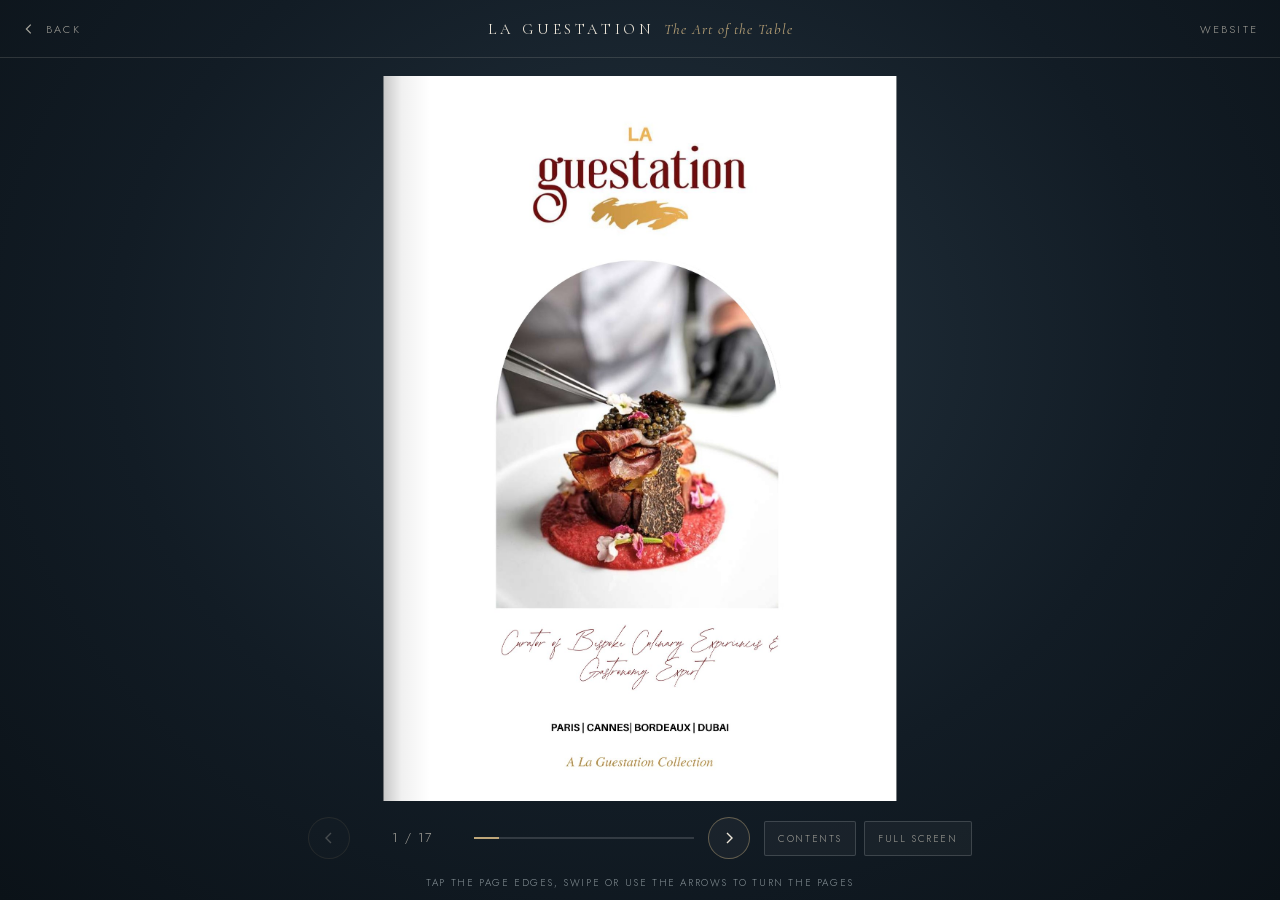
<file: guestation/index.html>
<!DOCTYPE html>
<html lang="en">
<head>
<meta charset="utf-8">
<meta name="viewport" content="width=device-width, initial-scale=1, viewport-fit=cover">
<meta name="theme-color" content="#101a22">
<title>La Guestation — The Art of the Table</title>
<meta name="description" content="The book of La Guestation by Chef Wii — bespoke culinary experiences.">
<meta property="og:title" content="La Guestation — The Art of the Table"><meta property="og:image" content="thumbs/p01.jpg">
<link rel="icon" href="../assets/favicon.png">
<link rel="stylesheet" href="../assets/book.css">
</head>
<body>
<header class="mast">
  <a class="back" href="../"><svg viewBox="0 0 16 16"><path d="M10 3 5 8l5 5"/></svg><span>Back</span></a>
  <div class="title">La Guestation<em>The Art of the Table</em></div>
  <a class="site" href="https://laguestationcollection.com" target="_blank" rel="noopener">Website</a>
</header>
<main class="reader">
  <div class="stage" id="stage" aria-label="Book viewer"><div class="loader">Opening the book…</div></div>
  <div class="controls">
    <button class="nav" id="prev" aria-label="Previous page"><svg viewBox="0 0 16 16"><path d="M10 3 5 8l5 5"/></svg></button>
    <div class="counter" id="counter">—</div>
    <div class="progress"><div class="bar" id="bar"></div></div>
    <button class="nav" id="next" aria-label="Next page"><svg viewBox="0 0 16 16"><path d="M6 3l5 5-5 5"/></svg></button>
    <div class="tools"><button class="tool" id="thumbToggle">Contents</button><button class="tool" id="full">Full screen</button></div>
  </div>
  <div class="hint">Tap the page edges, swipe or use the arrows to turn the pages</div>
  <div class="thumbs" id="thumbs" hidden></div>
</main>
<script>window.BOOK={type:"portrait",count:17,ratio:0.70739};</script>
<script src="../assets/book.js"></script>
</body>
</html>
</file>
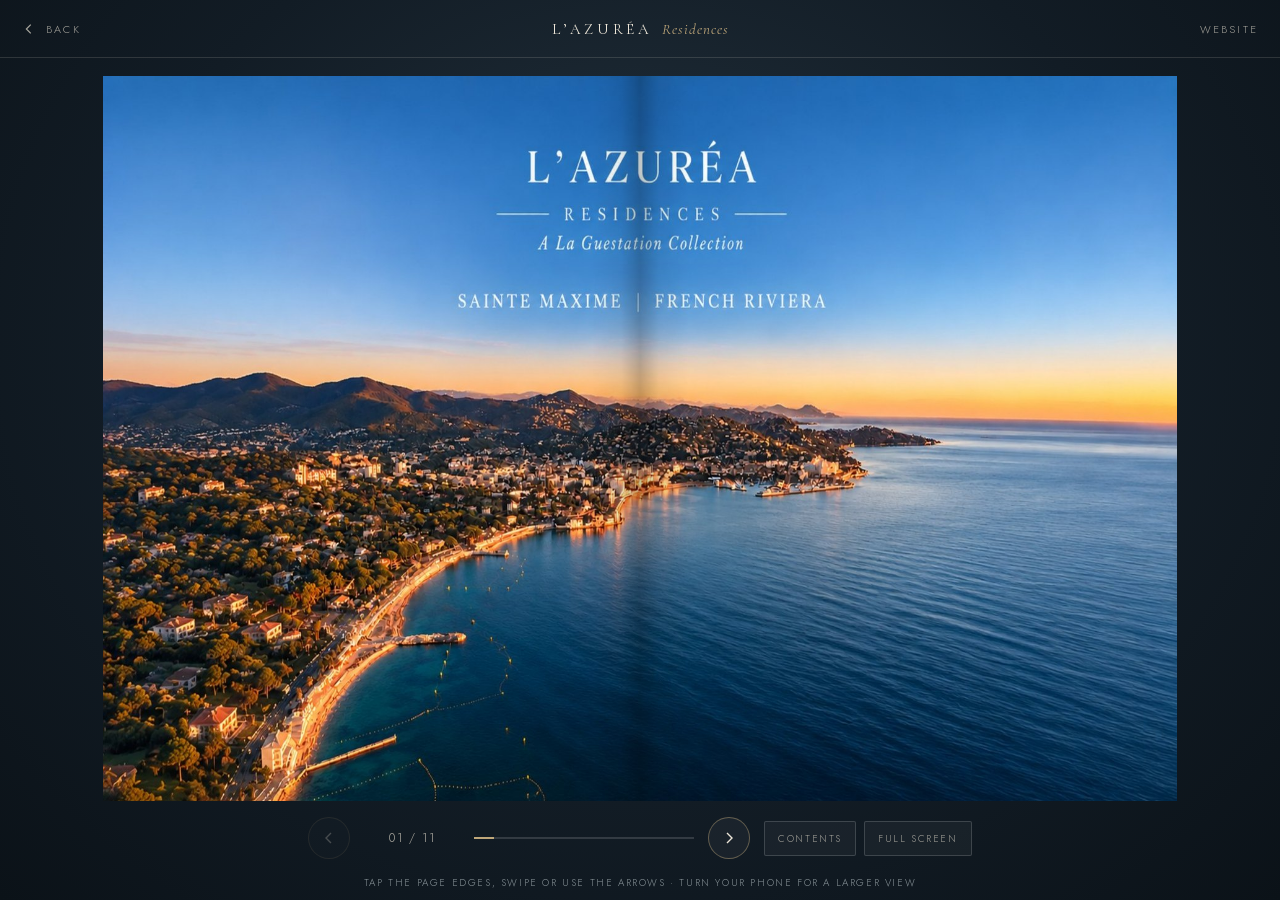
<file: lazurea/index.html>
<!DOCTYPE html>
<html lang="en">
<head>
<meta charset="utf-8">
<meta name="viewport" content="width=device-width, initial-scale=1, viewport-fit=cover">
<meta name="theme-color" content="#101a22">
<title>L’AZURÉA Residences — The Book</title>
<meta name="description" content="L’AZURÉA Residences, Sainte-Maxime — a La Guestation Collection.">
<meta property="og:title" content="L’AZURÉA Residences — The Book"><meta property="og:image" content="thumbs/p01.jpg">
<link rel="icon" href="../assets/favicon.png">
<link rel="stylesheet" href="../assets/book.css">
</head>
<body>
<header class="mast">
  <a class="back" href="../"><svg viewBox="0 0 16 16"><path d="M10 3 5 8l5 5"/></svg><span>Back</span></a>
  <div class="title">L’AZURÉA<em>Residences</em></div>
  <a class="site" href="https://laguestationcollection.com" target="_blank" rel="noopener">Website</a>
</header>
<main class="reader">
  <div class="stage" id="stage" aria-label="Book viewer"><div class="loader">Opening the book…</div></div>
  <div class="controls">
    <button class="nav" id="prev" aria-label="Previous page"><svg viewBox="0 0 16 16"><path d="M10 3 5 8l5 5"/></svg></button>
    <div class="counter" id="counter">—</div>
    <div class="progress"><div class="bar" id="bar"></div></div>
    <button class="nav" id="next" aria-label="Next page"><svg viewBox="0 0 16 16"><path d="M6 3l5 5-5 5"/></svg></button>
    <div class="tools"><button class="tool" id="thumbToggle">Contents</button><button class="tool" id="full">Full screen</button></div>
  </div>
  <div class="hint">Tap the page edges, swipe or use the arrows · turn your phone for a larger view</div>
  <div class="thumbs" id="thumbs" hidden></div>
</main>
<script>window.BOOK={type:"spread",count:11,ratio:0.74074};</script>
<script src="../assets/book.js"></script>
</body>
</html>
</file>
<file: assets/book.css>
@font-face{font-family:"CG";src:url(fonts/cg400.ttf) format("truetype");font-weight:400;font-display:swap}
@font-face{font-family:"CG";src:url(fonts/cg400i.ttf) format("truetype");font-style:italic;font-weight:400;font-display:swap}
@font-face{font-family:"Jost";src:url(fonts/jo300.ttf) format("truetype");font-weight:300;font-display:swap}
@font-face{font-family:"Jost";src:url(fonts/jo400.ttf) format("truetype");font-weight:400;font-display:swap}
:root{--ink:#ece5d8;--muted:#a7a59d;--gold:#bfa77a;--paper:#f3eee6;--line:rgba(236,229,216,.14)}
*{box-sizing:border-box;-webkit-tap-highlight-color:transparent}
html,body{margin:0;min-height:100%;color:var(--ink);background:#0f1820}
body{min-height:100vh;min-height:100dvh;display:flex;flex-direction:column;font-family:"Jost",Arial,sans-serif;font-weight:300;background:radial-gradient(ellipse at 50% 38%,#24333f 0%,#121c25 58%,#0b1218 100%)}
a{color:inherit;text-decoration:none}
button{font:inherit;color:inherit}

/* top bar */
.mast{height:58px;flex:0 0 58px;display:grid;grid-template-columns:1fr auto 1fr;align-items:center;padding:0 22px;border-bottom:1px solid var(--line)}
.mast .back{justify-self:start;font-size:11px;letter-spacing:.2em;text-transform:uppercase;color:var(--muted);display:flex;align-items:center;gap:10px;transition:color .2s}
.mast .back:hover{color:var(--ink)}
.mast .back svg{width:14px;height:14px;stroke:currentColor;fill:none;stroke-width:1.4}
.mast .title{font-family:"CG",Georgia,serif;font-size:15px;letter-spacing:.24em;text-transform:uppercase;white-space:nowrap}
.mast .title em{font-style:italic;letter-spacing:.06em;text-transform:none;color:var(--gold);margin-left:10px;font-size:15px}
.mast .site{justify-self:end;font-size:11px;letter-spacing:.2em;text-transform:uppercase;color:var(--muted);transition:color .2s}
.mast .site:hover{color:var(--ink)}

/* reader */
main.reader{flex:1;display:flex;flex-direction:column;align-items:center;justify-content:center;padding:18px 12px 10px;gap:16px;min-height:0}
.stage{position:relative;user-select:none;-webkit-user-select:none;touch-action:pan-y}
.book{position:absolute;top:0;left:0;height:100%;transition:transform .9s cubic-bezier(.55,.08,.25,1);perspective:2600px}
.book::after{content:"";position:absolute;inset:-1px;pointer-events:none}
.slot{position:absolute;top:0;height:100%;overflow:hidden;background:transparent}
.slot.l{left:0}.slot.r{right:0}
.pg{position:absolute;inset:0;background-color:var(--paper);background-repeat:no-repeat;box-shadow:0 18px 40px rgba(0,0,0,.45)}
.pg.empty{background:none;box-shadow:none}
.pg.full{background-size:100% 100%}
.pg.half-l{background-size:200% 100%;background-position:0 0}
.pg.half-r{background-size:200% 100%;background-position:100% 0}
/* gutter shading */
.slot.l .pg:not(.empty)::after,.leaf .face.b::after{content:"";position:absolute;inset:0;pointer-events:none;background:linear-gradient(to left,rgba(0,0,0,.22) 0,rgba(0,0,0,.06) 3.5%,rgba(0,0,0,0) 9%)}
.slot.r .pg:not(.empty)::after,.leaf .face.f::after{content:"";position:absolute;inset:0;pointer-events:none;background:linear-gradient(to right,rgba(0,0,0,.22) 0,rgba(0,0,0,.06) 3.5%,rgba(0,0,0,0) 9%)}
.single .slot .pg::after,.single .leaf .face::after{display:none}
.leaf{position:absolute;top:0;height:100%;transform-style:preserve-3d;z-index:5;display:none}
.leaf.on{display:block}
.leaf .face{position:absolute;inset:0;backface-visibility:hidden;-webkit-backface-visibility:hidden;background-color:var(--paper);background-repeat:no-repeat}
.leaf .face.b{transform:rotateY(180deg)}
.leaf .shade{position:absolute;inset:0;pointer-events:none;opacity:0;backface-visibility:hidden;-webkit-backface-visibility:hidden}
.leaf.fwd{transform-origin:left center}
.leaf.bwd{transform-origin:right center}
.leaf.fwd.go{animation:fwd var(--dur) cubic-bezier(.45,.05,.25,1) forwards}
.leaf.bwd.go{animation:bwd var(--dur) cubic-bezier(.45,.05,.25,1) forwards}
@keyframes fwd{0%{transform:rotateY(0)}100%{transform:rotateY(-180deg)}}
@keyframes bwd{0%{transform:rotateY(0)}100%{transform:rotateY(180deg)}}
.leaf.go .face.f .shade{background:linear-gradient(to left,rgba(0,0,0,.28),rgba(0,0,0,0) 60%);animation:shadeIn var(--dur) ease forwards}
.leaf.go .face.b .shade{background:linear-gradient(to right,rgba(0,0,0,.28),rgba(0,0,0,0) 60%);animation:shadeOut var(--dur) ease forwards}
.leaf.bwd.go .face.f .shade{background:linear-gradient(to right,rgba(0,0,0,.28),rgba(0,0,0,0) 60%)}
.leaf.bwd.go .face.b .shade{background:linear-gradient(to left,rgba(0,0,0,.28),rgba(0,0,0,0) 60%)}
@keyframes shadeIn{0%{opacity:0}50%{opacity:1}100%{opacity:1}}
@keyframes shadeOut{0%{opacity:1}50%{opacity:1}100%{opacity:0}}
.hot{position:absolute;top:0;bottom:0;width:22%;z-index:8;cursor:pointer}
.hot.prev{left:0}.hot.next{right:0}
.hot.off{cursor:default}

.controls{display:flex;align-items:center;justify-content:center;gap:14px;color:var(--muted);flex-wrap:wrap}
.nav{width:42px;height:42px;border:1px solid rgba(191,167,122,.45);border-radius:50%;background:rgba(255,255,255,.04);cursor:pointer;display:grid;place-items:center;transition:.2s}
.nav svg{width:16px;height:16px;stroke:var(--ink);fill:none;stroke-width:1.4}
.nav:hover{background:rgba(191,167,122,.14);border-color:var(--gold)}
.nav:disabled{opacity:.25;cursor:default}
.counter{min-width:96px;text-align:center;font-size:12px;letter-spacing:.14em}
.progress{width:min(24vw,220px);height:2px;background:rgba(255,255,255,.14);overflow:hidden}
.bar{height:100%;width:0;background:var(--gold);transition:width .4s}
.tools{display:flex;gap:8px}
.tool{border:1px solid rgba(255,255,255,.16);background:rgba(255,255,255,.04);padding:9px 13px;font-size:10px;letter-spacing:.16em;text-transform:uppercase;cursor:pointer;border-radius:2px;transition:.2s}
.tool:hover{border-color:var(--gold)}
.hint{font-size:10px;letter-spacing:.16em;text-transform:uppercase;color:#8b969b;text-align:center}
.thumbs{display:flex;gap:8px;max-width:94vw;overflow-x:auto;padding:4px 2px 10px;scrollbar-width:thin}
.thumbs[hidden]{display:none}
.thumb{flex:0 0 auto;height:70px;border:1px solid rgba(255,255,255,.14);padding:0;background:#000;opacity:.55;cursor:pointer;transition:.2s}
.thumb img{height:100%;display:block}
.thumb.on{opacity:1;border-color:var(--gold);box-shadow:0 0 0 1px var(--gold)}
.loader{position:absolute;inset:0;display:grid;place-items:center;font-size:10px;letter-spacing:.2em;text-transform:uppercase;color:var(--muted)}
@media(max-width:700px){
  .mast{height:50px;flex-basis:50px;padding:0 14px;grid-template-columns:auto 1fr auto}
  .mast .title{font-size:12px;letter-spacing:.18em;justify-self:center}
  .mast .title em{display:none}
  .mast .back span,.mast .site{display:none}
  main.reader{padding:14px 6px 8px;gap:12px}
  .controls{gap:10px}.nav{width:40px;height:40px}.progress{width:18vw}
  .tool{padding:8px 10px;font-size:9px}
  .thumb{height:56px}
}
@media(prefers-reduced-motion:reduce){:root{--dur:10ms!important}}

/* hub */
.hub{flex:1;display:flex;flex-direction:column;align-items:center;justify-content:center;padding:44px 22px 36px;text-align:center}
.hub .logo{width:min(300px,64vw);height:auto;display:block;margin:0 auto 22px}
.hub .kicker{font-size:10.5px;letter-spacing:.3em;text-transform:uppercase;color:var(--gold);margin:0 0 12px}
.hub h1{font-family:"CG",Georgia,serif;font-weight:400;font-size:clamp(26px,4.4vw,40px);line-height:1.15;letter-spacing:.02em;margin:0 0 10px}
.hub .lead{font-family:"CG",Georgia,serif;font-style:italic;color:#cfc6b6;font-size:clamp(16px,2vw,19px);margin:0 0 36px}
.choices{display:grid;grid-template-columns:repeat(3,minmax(0,1fr));gap:22px;width:min(1080px,100%)}
.choice{position:relative;display:flex;flex-direction:column;border:1px solid var(--line);background:rgba(255,255,255,.025);transition:border-color .3s,transform .4s cubic-bezier(.25,.6,.3,1),background .3s;text-align:left}
.choice:hover{border-color:rgba(191,167,122,.6);transform:translateY(-3px);background:rgba(255,255,255,.045)}
.choice .vis{aspect-ratio:4/3;overflow:hidden;background:#0c141a;display:grid;place-items:center}
.choice .vis img{width:100%;height:100%;object-fit:cover;display:block;transition:transform 1.2s cubic-bezier(.25,.6,.3,1)}
.choice:hover .vis img{transform:scale(1.04)}
.choice .vis.book-cover{padding:18px;background:radial-gradient(ellipse at 50% 40%,#2a3a46,#121c24)}
.choice .vis.book-cover img{width:auto;height:100%;object-fit:contain;box-shadow:0 14px 28px rgba(0,0,0,.5)}
.choice .txt{padding:18px 20px 20px;display:flex;flex-direction:column;gap:6px;flex:1}
.choice .n{font-size:10px;letter-spacing:.24em;text-transform:uppercase;color:var(--gold)}
.choice .t{font-family:"CG",Georgia,serif;font-size:22px;line-height:1.2}
.choice .d{font-size:13px;line-height:1.5;color:var(--muted);flex:1}
.choice .go{margin-top:10px;font-size:10.5px;letter-spacing:.2em;text-transform:uppercase;display:flex;align-items:center;gap:10px}
.choice .go::after{content:"";width:28px;height:1px;background:var(--gold);transition:width .3s}
.choice:hover .go::after{width:44px}
.foot{padding:18px;text-align:center;font-size:10px;letter-spacing:.2em;text-transform:uppercase;color:#7f8a90;border-top:1px solid var(--line)}
@media(max-width:820px){
  .hub{padding:30px 18px 28px;justify-content:flex-start}
  .choices{grid-template-columns:1fr;gap:14px}
  .choice{flex-direction:row;align-items:stretch}
  .choice .vis{aspect-ratio:auto;width:36%;flex:0 0 36%;min-height:132px}
  .choice .vis img{position:absolute;inset:0}
  .choice .vis{position:relative}
  .choice .vis.book-cover{padding:0}
  .choice .vis.book-cover img{inset:10px 0;margin:auto;height:calc(100% - 20px);width:auto;max-width:90%;left:0;right:0}
  .choice .txt{padding:14px 16px}
  .choice .t{font-size:19px}
  .choice .d{font-size:12px}
  .hub .lead{margin-bottom:24px}
}
</file>
<file: assets/hub3d.css>
/* La Guestation Collection — 3D hub */
body.h3d{display:block;min-height:auto;background:#0d151c}
body.h3d::before{content:"";position:fixed;inset:0;z-index:-1;pointer-events:none;
  background:radial-gradient(ellipse 80% 70% at 50% 42%,#22313d 0%,#121c25 55%,#0a1016 100%)}

.h3d-top{position:fixed;top:0;left:0;right:0;z-index:20;display:flex;justify-content:space-between;align-items:center;
  padding:calc(16px + env(safe-area-inset-top)) 22px 16px;pointer-events:none}
.h3d-top .brand{font-family:"CG",Georgia,serif;font-size:13px;letter-spacing:.28em;text-transform:uppercase;color:var(--ink)}
.h3d-top .brand em{font-style:italic;letter-spacing:.06em;text-transform:none;color:var(--gold);margin-left:6px}
.h3d-top .site{pointer-events:auto;font-size:10.5px;letter-spacing:.24em;text-transform:uppercase;color:var(--muted);
  border:1px solid var(--line);padding:9px 14px;border-radius:40px;transition:color .2s,border-color .2s}
.h3d-top .site:hover{color:var(--ink);border-color:var(--gold)}

/* intro */
.h3d-intro{min-height:100vh;min-height:100svh;display:flex;flex-direction:column;align-items:center;justify-content:center;
  text-align:center;padding:90px 22px 60px}
.h3d-intro .logo{width:min(380px,72vw);height:auto;margin:0 0 30px;animation:h3dIn 1.6s cubic-bezier(.2,.7,.2,1) both}
.h3d-intro .kicker,.hub .kicker,.orbit-head .kicker{font-size:10.5px;letter-spacing:.34em;text-transform:uppercase;color:var(--gold);margin:0 0 14px}
.h3d-intro .kicker{animation:h3dIn 1.6s .25s cubic-bezier(.2,.7,.2,1) both}
.h3d-intro h1{font-family:"CG",Georgia,serif;font-weight:400;font-size:clamp(28px,4.6vw,46px);line-height:1.14;letter-spacing:.02em;margin:0;
  animation:h3dIn 1.6s .4s cubic-bezier(.2,.7,.2,1) both}
.scroll-cue{margin:46px 0 0;display:flex;flex-direction:column;align-items:center;gap:14px;font-size:10px;letter-spacing:.3em;
  text-transform:uppercase;color:var(--muted);animation:h3dIn 1.6s .7s both}
.scroll-cue i{width:1px;height:46px;background:linear-gradient(var(--gold),transparent);transform-origin:top;animation:cue 2.2s ease-in-out infinite}
@keyframes cue{0%{transform:scaleY(0);opacity:1}60%{transform:scaleY(1);opacity:1}100%{transform:scaleY(1);opacity:0}}
@keyframes h3dIn{from{opacity:0;transform:translateY(18px)}to{opacity:1;transform:none}}

/* orbit (pinned 3D) */
.orbit{position:relative;height:560vh}
.orbit-pin{position:sticky;top:0;height:100vh;height:100svh;overflow:hidden}
.orbit-stage{position:absolute;inset:0;touch-action:pan-y;cursor:grab}
.orbit-stage:active{cursor:grabbing}
.orbit-stage canvas{display:block;width:100%;height:100%}
.orbit-head{position:absolute;z-index:3;left:0;right:0;top:calc(64px + env(safe-area-inset-top));display:flex;justify-content:space-between;
  align-items:flex-end;padding:0 24px;pointer-events:none}
.orbit-head .kicker{margin:0}
.orbit-head .count{margin:0;font-family:"CG",Georgia,serif;font-size:30px;line-height:1;color:var(--ink);letter-spacing:.04em}
.orbit-head .count small{font-family:"Jost",sans-serif;font-size:11px;letter-spacing:.2em;color:var(--muted)}

.orbit-cap{position:absolute;z-index:3;left:50%;bottom:calc(30px + env(safe-area-inset-bottom));transform:translate(-50%,16px);
  width:min(560px,90vw);text-align:center;display:flex;flex-direction:column;align-items:center;gap:6px;opacity:0;pointer-events:none;
  transition:opacity .45s ease,transform .6s cubic-bezier(.2,.7,.2,1)}
.orbit-cap.on{opacity:1;transform:translate(-50%,0);pointer-events:auto}
.cap-n{font-size:10px;letter-spacing:.32em;text-transform:uppercase;color:var(--gold)}
.cap-t{font-family:"CG",Georgia,serif;font-style:italic;font-size:clamp(24px,3.4vw,34px);line-height:1.1;color:var(--ink)}
.cap-d{font-size:13px;line-height:1.5;color:#c9c2b4;max-width:440px}
.cap-go{margin-top:10px;display:inline-flex;align-items:center;gap:10px;padding:13px 22px;border-radius:40px;background:var(--gold);color:#0d151c;
  font-size:11px;letter-spacing:.22em;text-transform:uppercase;font-weight:400;transition:transform .25s,background .25s}
.cap-go:hover{background:#d6c08f;transform:translateY(-1px)}
.cap-go svg{width:12px;height:12px;stroke:currentColor;fill:none;stroke-width:1.6}
.orbit-hint{position:absolute;z-index:3;left:0;right:0;bottom:calc(26px + env(safe-area-inset-bottom));text-align:center;margin:0;
  font-size:10px;letter-spacing:.28em;text-transform:uppercase;color:var(--muted);transition:opacity .4s}
.orbit-hint.off{opacity:0}

/* closing list */
body.h3d .hub{min-height:auto;padding:110px 18px 50px;justify-content:flex-start}
.choose-title{font-family:"CG",Georgia,serif;font-weight:400;font-style:italic;font-size:clamp(26px,4vw,38px);margin:0 0 34px;color:var(--ink)}
body.h3d .foot{padding:26px 18px calc(30px + env(safe-area-inset-bottom))}

/* no WebGL / reduced data */
.no3d .orbit{display:none}
@media (max-width:640px){
  .orbit{height:520vh}
  .orbit-head{top:calc(58px + env(safe-area-inset-top));padding:0 18px}
  .orbit-head .count{font-size:24px}
  .cap-d{font-size:12.5px}
  .h3d-top{padding-left:16px;padding-right:16px}
  .h3d-top .brand{font-size:11px;letter-spacing:.22em}
}
</file>
